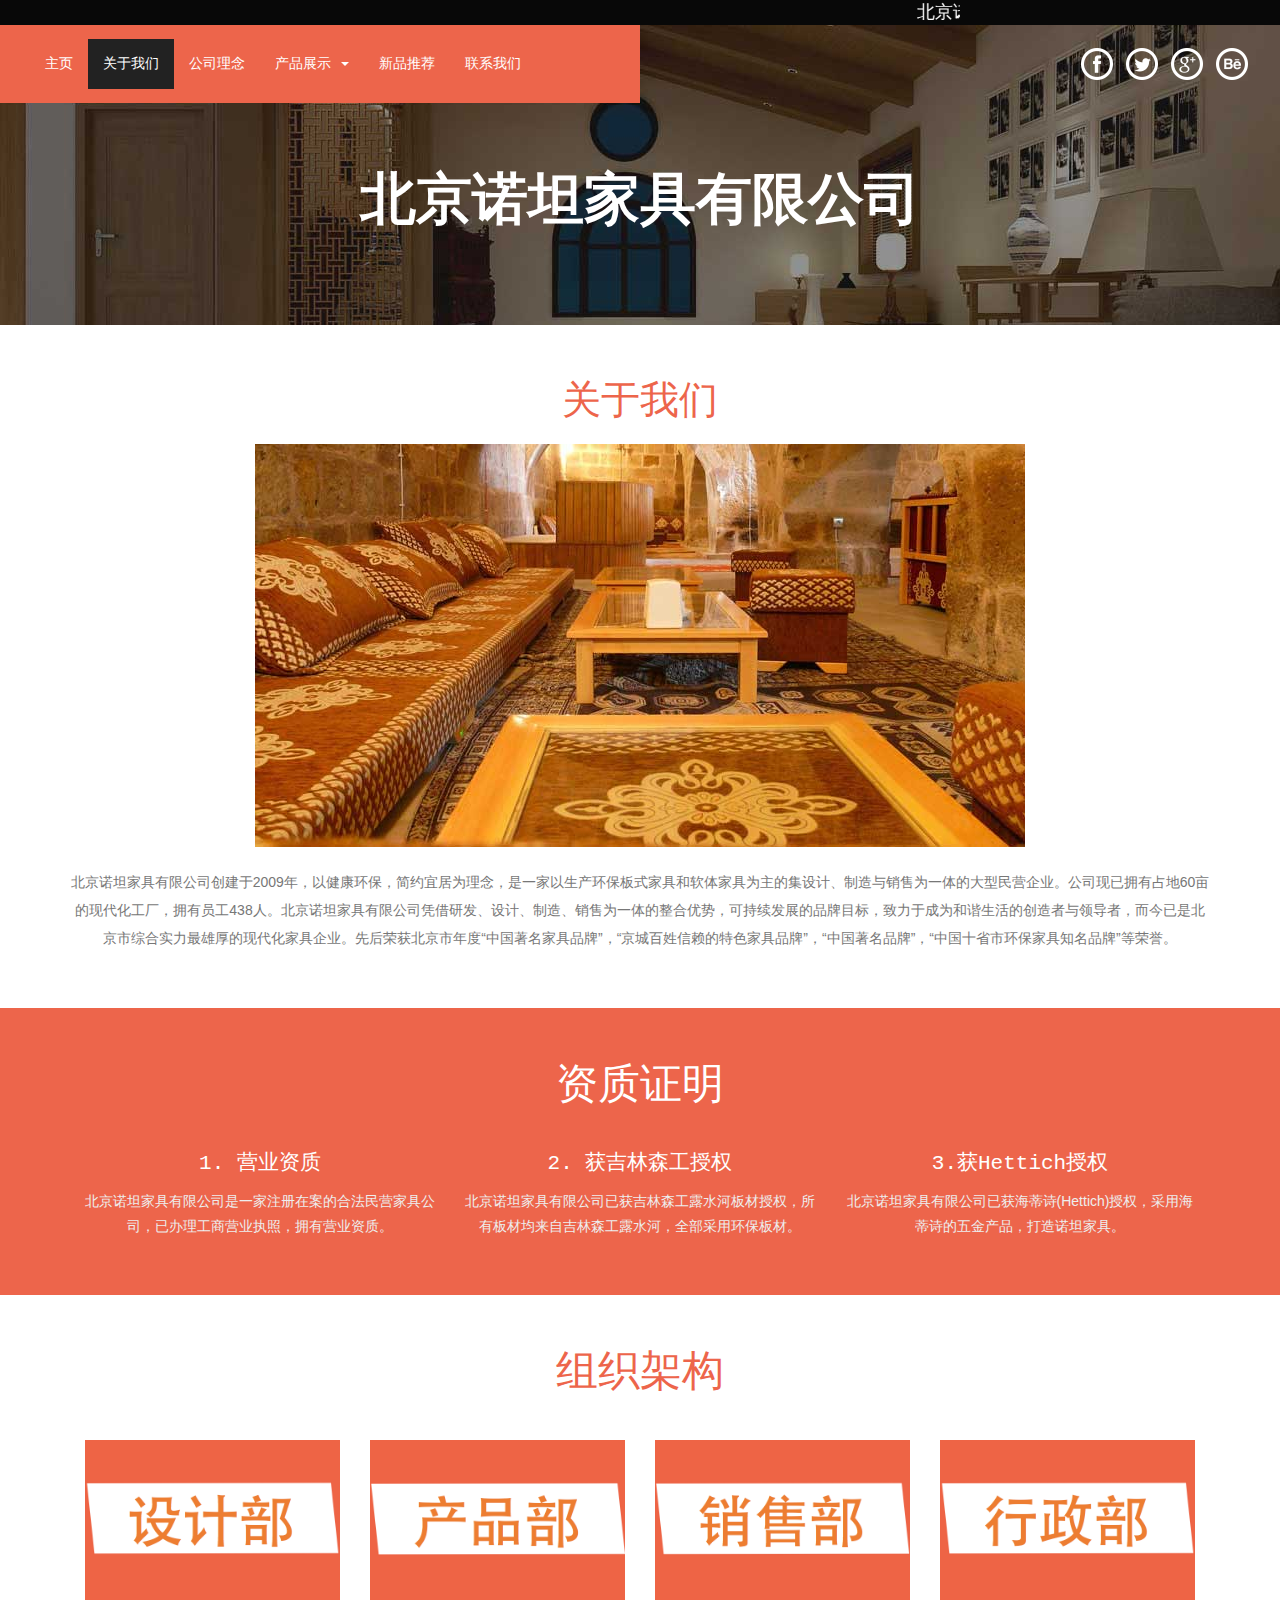
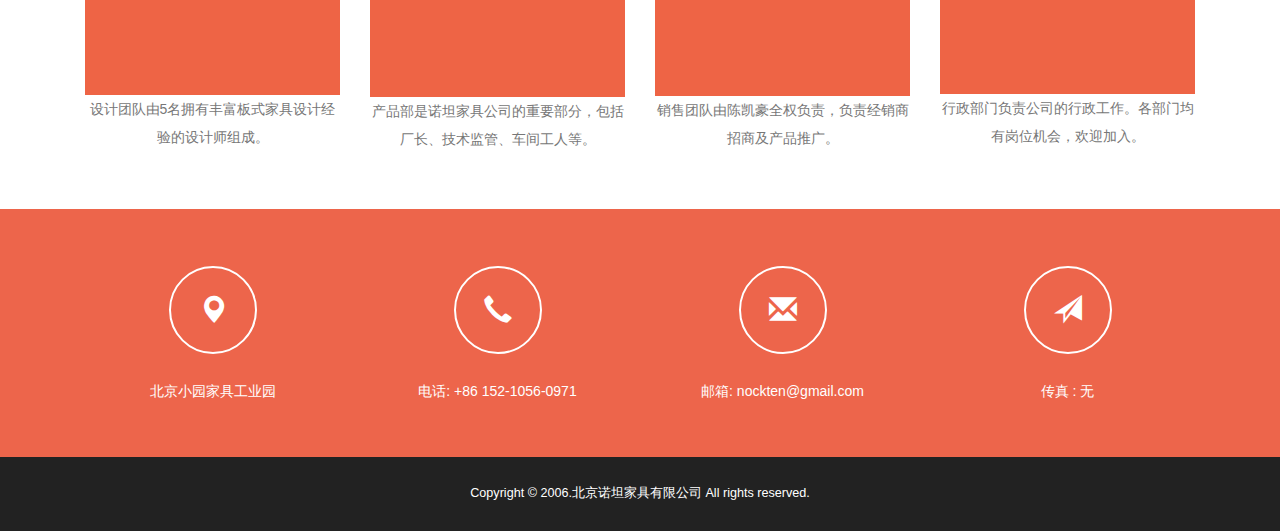
<file: about.html>
<!DOCTYPE HTML>
<html>
<head>
<title>关于我们</title>
<link href="css/bootstrap.css" rel="stylesheet" type="text/css" media="all">
<link href="css/style.css" rel="stylesheet" type="text/css" media="all" />
<meta name="viewport" content="width=device-width, initial-scale=1">
<meta http-equiv="Content-Type" content="text/html; charset=utf-8" />
	<meta name="keywords" content="诺坦家具, 北京诺坦, 板式家具, 定制家具" />
<script type="application/x-javascript"> addEventListener("load", function() { setTimeout(hideURLbar, 0); }, false); function hideURLbar(){ window.scrollTo(0,1); } </script>
<script src="js/jquery-1.11.1.min.js"></script>
<!--startsmothscrolling-->
<script type="text/javascript" src="js/move-top.js"></script>
<script type="text/javascript" src="js/easing.js"></script>
 <script type="text/javascript">
		jQuery(document).ready(function($) {
			$(".scroll").click(function(event){		
				event.preventDefault();
				$('html,body').animate({scrollTop:$(this.hash).offset().top},1200);
			});
		});
	</script>
<!--endsmothscrolling-->
<script>
$(document).ready(function(){
    $(".dropdown").hover(            
        function() {
            $('.dropdown-menu', this).stop( true, true ).slideDown("fast");
            $(this).toggleClass('open');        
        },
        function() {
            $('.dropdown-menu', this).stop( true, true ).slideUp("fast");
            $(this).toggleClass('open');       
        }
    );
});
</script>
</head>
<body>
		<!--header-->
		<div class="scroll" style="background-color: #080808;">
			<marquee direction="left" width="50%" height="20" onmouseout="this.start()" onmouseover="this.stop()" scrollAmount="5" scrollDelay="0.5"
					 style="margin-left: 25%; margin-right: 25%; font-size: 18px; color: white;">
				北京诺坦家具廊坊集美店盛大开业，厂家直营，欢迎参观！
				北京诺坦家具燕郊集美店盛大开业，厂家直营，欢迎参观！
			</marquee>
		</div>
			<div class="header head-top">
				<div class="header-top">
				<nav class="navbar navbar-default">
			  <div class="container-fluid">
				<!-- Brand and toggle get grouped for better mobile display -->
				<div class="navbar-header">
				  <button type="button" class="navbar-toggle collapsed" data-toggle="collapse" data-target="#bs-example-navbar-collapse-1" aria-expanded="false">
					<span class="sr-only">Toggle navigation</span>
					<span class="icon-bar"></span>
					<span class="icon-bar"></span>
					<span class="icon-bar"></span>
				  </button>
					</div>
        <!-- Collect the nav links, forms, and other content for toggling -->
    <div class="collapse navbar-collapse" id="bs-example-navbar-collapse-1">
      <ul class="nav navbar-nav">
        <li><a href="index.html">主页<span class="sr-only">(current)</span></a></li>
        <li class="active"><a href="about.html" >关于我们</a></li>
		<li><a href="concept.html">公司理念</a></li>
		<li class="dropdown">
			<a href="#" class="dropdown-toggle" data-toggle="dropdown">产品展示<span class="caret"></span></a>
			<ul class="dropdown-menu" role="menu">
				<li><a href="gallery.html">品类 1</a></li>
				<li><a href="gallery.html">品类 2</a></li>
				<li><a href="gallery.html">品类 3</a></li>
			</ul>
		</li>
		<li><a href="new.html">新品推荐</a></li>
		<li><a href="contact.html">联系我们</a></li>
        </ul>
    </div><!-- /.navbar-collapse -->
  </div><!-- /.container-fluid -->
</nav>
	<div class="social-icons">
		<a href="#"><i class="icon1"></i></a>
		<a href="#"><i class="icon2"></i></a>
		<a href="#"><i class="icon3"></i></a>
		<a href="#"><i class="icon4"></i></a>
	</div>
	<div class="clearfix"></div>
</div>
			<div class="banner-center banner-top">
				<div class="container">
					<div class="logo">
						<h1><a href="index.html" class="title">北京诺坦家具有限公司</a></h1>
					</div>
				</div>
			</div>
		</div>
		<!--header-->
		<script src="js/bootstrap.js"></script>
		<!--about-->
		<div class="content">
			<div class="about-section">
			<div class="container">
				<h2>关于我们</h2>
				<img src="images/p8.jpg" class="img-responsive" alt="/">
				<p>北京诺坦家具有限公司创建于2009年，以健康环保，简约宜居为理念，是一家以生产环保板式家具和软体家具为主的集设计、制造与销售为一体的大型民营企业。公司现已拥有占地60亩的现代化工厂，拥有员工438人。北京诺坦家具有限公司凭借研发、设计、制造、销售为一体的整合优势，可持续发展的品牌目标，致力于成为和谐生活的创造者与领导者，而今已是北京市综合实力最雄厚的现代化家具企业。先后荣获北京市年度“中国著名家具品牌”，“京城百姓信赖的特色家具品牌”，“中国著名品牌”，“中国十省市环保家具知名品牌”等荣誉。</p>
			</div>
		</div>
		<!--about-->
		<!--why-choose-->
		<div class="why-choose">
					<div class="container">
						<h3>资质证明</h3>
						<div class="choose-grids">
							<div class="col-md-4 choose-grid">
							<h4>1. 营业资质</h4>
						 <p>北京诺坦家具有限公司是一家注册在案的合法民营家具公司，已办理工商营业执照，拥有营业资质。</p>

							</div>
							<div class="col-md-4 choose-grid">
							<h4>2. 获吉林森工授权</h4>
						 <p>北京诺坦家具有限公司已获吉林森工露水河板材授权，所有板材均来自吉林森工露水河，全部采用环保板材。</p>

							</div>
							<div class="col-md-4 choose-grid">
							<h4>3.获Hettich授权 </h4>
						 <p>北京诺坦家具有限公司已获海蒂诗(Hettich)授权，采用海蒂诗的五金产品，打造诺坦家具。</p>

							</div>
							<div class="clearfix"></div>
							</div>
						</div>	
					</div>
			<!--why choose-->
			<div class="ourteam">
					<div class="container">
						<h3>组织架构</h3>
						<div class="team-grids">
						<div class="col-md-3 team-grid">
							<img src="images/t1.png" class="img-responsive" alt="" />
							<p>设计团队由5名拥有丰富板式家具设计经验的设计师组成。</p>
						</div>
						<div class="col-md-3 team-grid">
							<img src="images/t2.png" class="img-responsive" alt="" />
							<p>产品部是诺坦家具公司的重要部分，包括厂长、技术监管、车间工人等。</p>
						</div>
						<div class="col-md-3 team-grid">
							<img src="images/t3.png" class="img-responsive" alt="" />
							<p>销售团队由陈凯豪全权负责，负责经销商招商及产品推广。</p>
						</div>
						<div class="col-md-3 team-grid">
							<img src="images/t4.png" class="img-responsive" alt="" />
							<p>行政部门负责公司的行政工作。各部门均有岗位机会，欢迎加入。</p>
						</div>
					<div class="clearfix"></div>
					</div>
				</div>
			</div>
			<!--new-->
			<!--indicate-->
			<div class="indicate">
				<div class="container">
					<div class="indicate-grids">
						<div class="col-md-3 indicate-grid">
							<span class="glyphicon glyphicon-map-marker" aria-hidden="true"></span>
							<p>北京小园家具工业园</p>
						</div>
						<div class="col-md-3 indicate-grid">
							<span class="glyphicon glyphicon-earphone" aria-hidden="true"></span>
							<p>电话:  +86 152-1056-0971</p>
						</div>
						<div class="col-md-3 indicate-grid">
							<span class="glyphicon glyphicon-envelope" aria-hidden="true"></span>
							<p>邮箱:  nockten@gmail.com</p>
						</div>
						<div class="col-md-3 indicate-grid">
							<span class="glyphicon glyphicon-send" aria-hidden="true"></span>
							<p>传真 :  无</p>
						</div>
						<div class="clearfix"></div>
					</div>
				</div>
			</div>
			<!--indicate-->
			<!--footer-->
			<div class="footer-section">
				<div class="container">
					<div class="footer-top">
						<p>Copyright &copy; 2006.北京诺坦家具有限公司 All rights reserved.</p>
					</div>
					<script type="text/javascript">
						$(document).ready(function() {
							/*
							var defaults = {
					  			containerID: 'toTop', // fading element id
								containerHoverID: 'toTopHover', // fading element hover id
								scrollSpeed: 1200,
								easingType: 'linear' 
					 		};
							*/
							
							$().UItoTop({ easingType: 'easeOutQuart' });
							
						});
					</script>
					<a href="#" id="toTop" style="display: block;"> <span id="toTopHover" style="opacity: 1;"> </span></a>
				</div>
			</div>
</body>
</html>
</file>
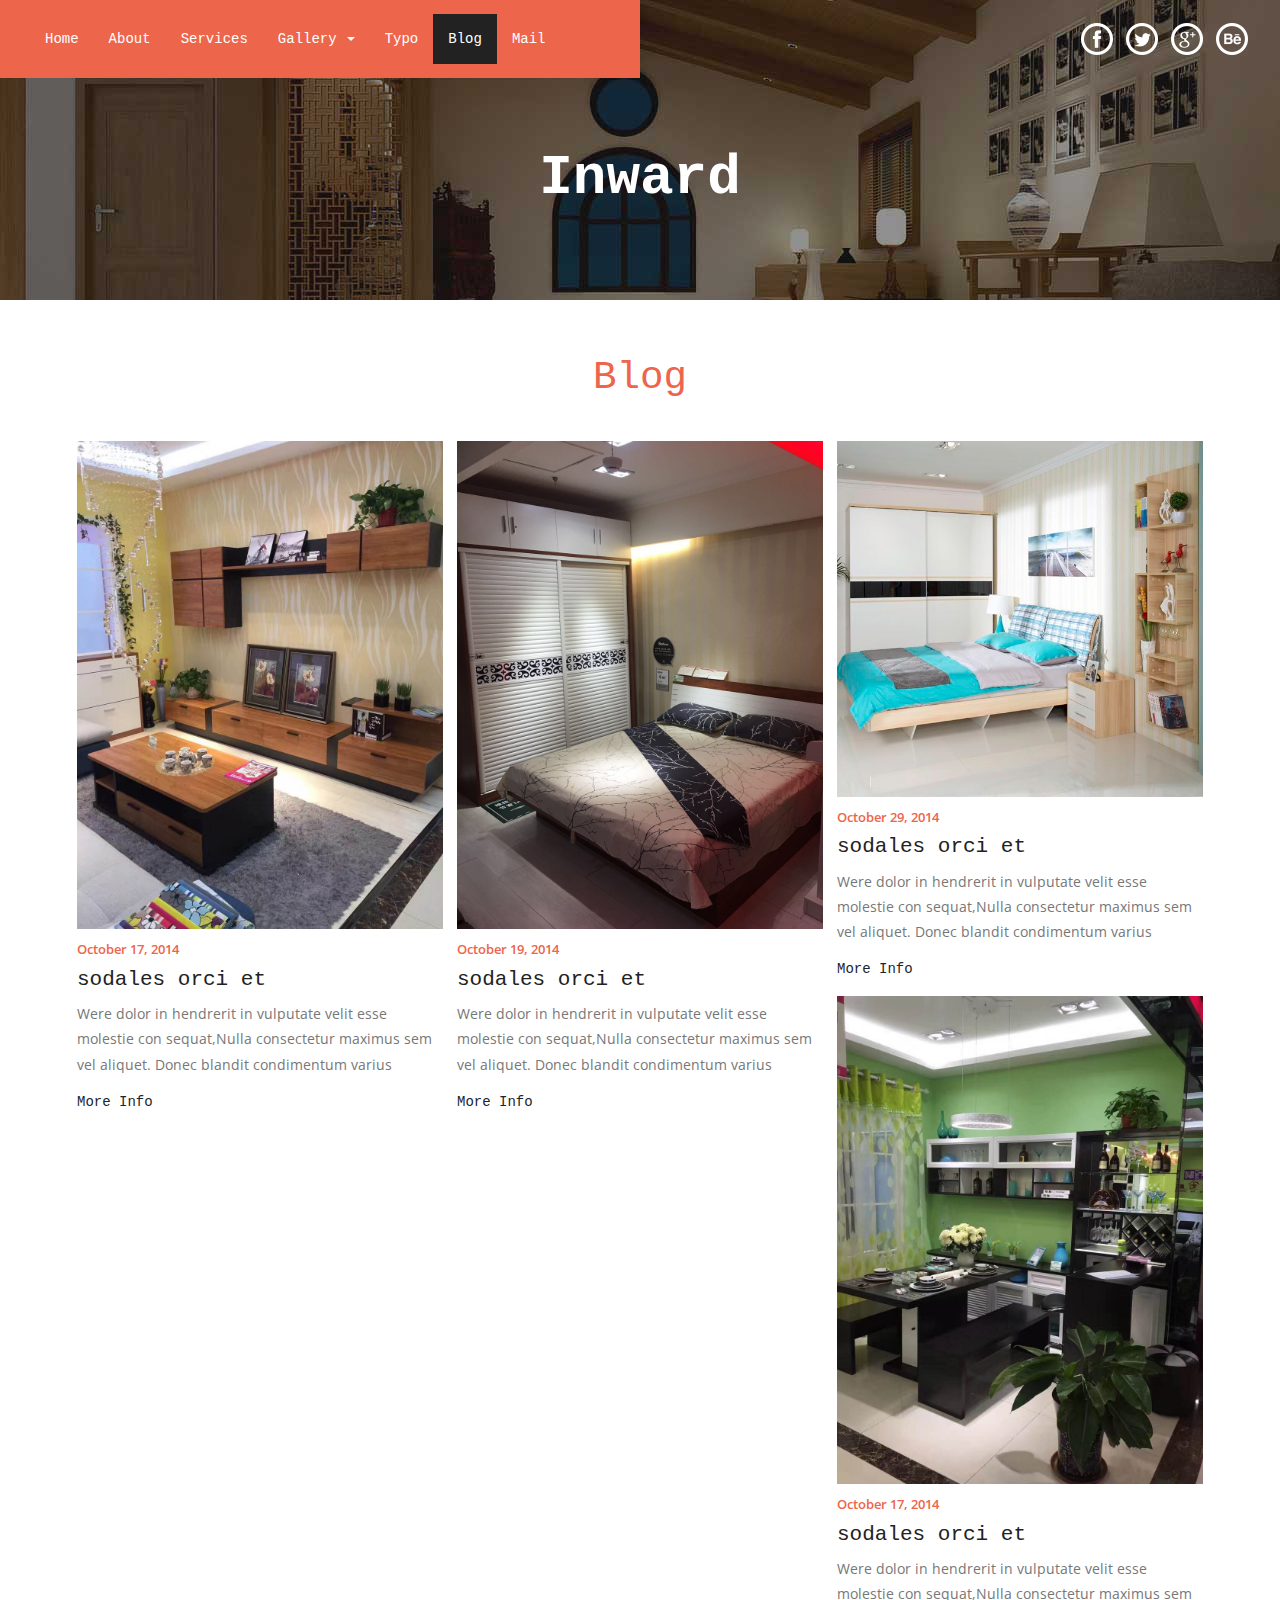
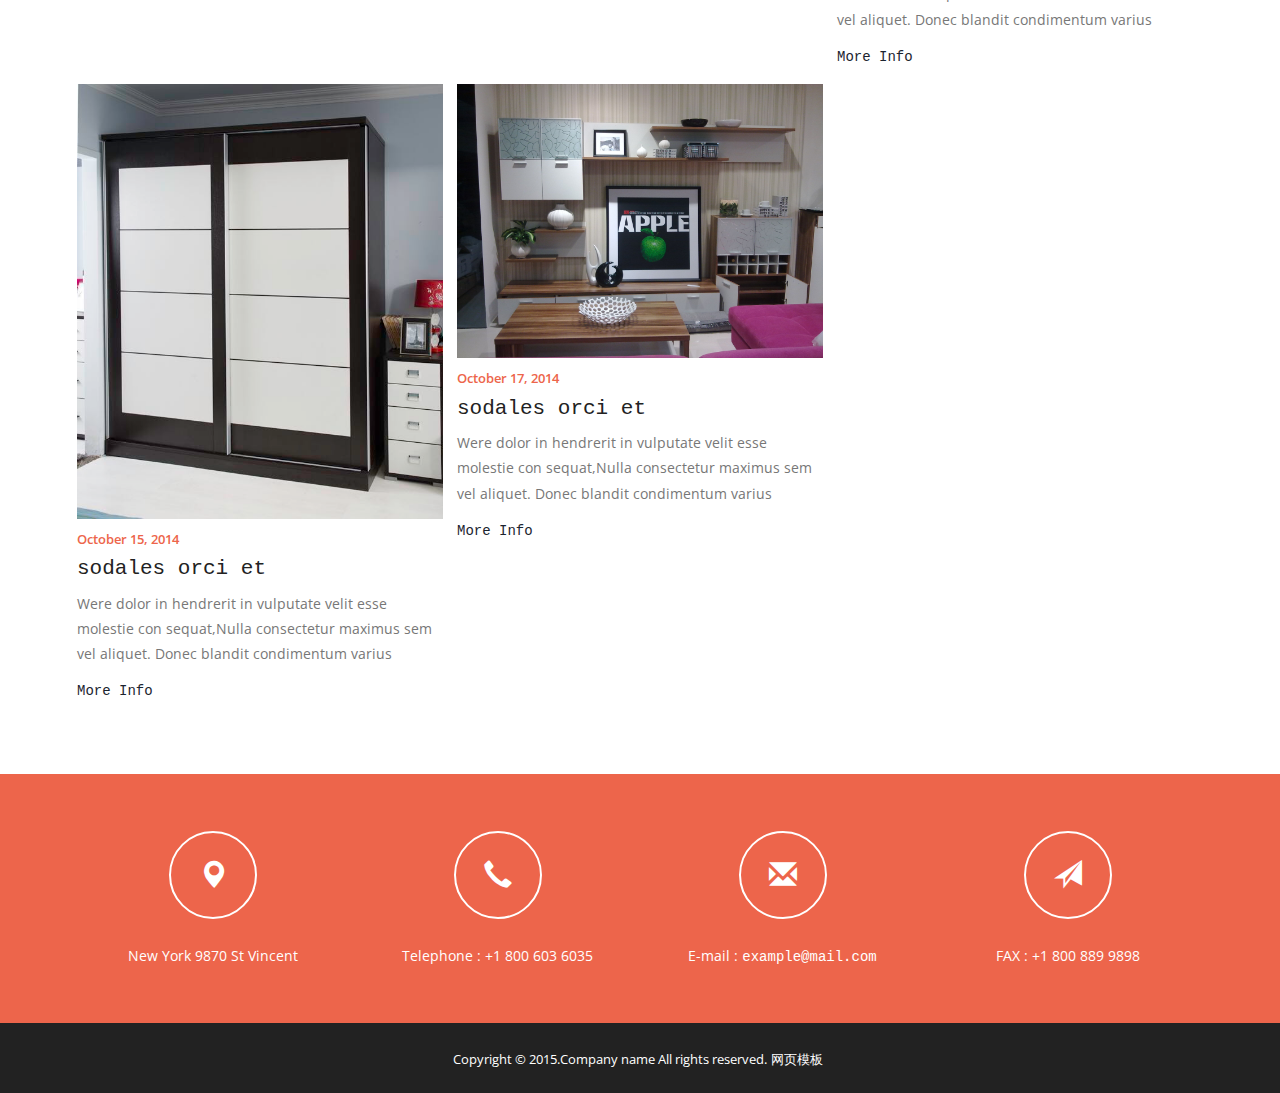
<file: blog.html>
<!DOCTYPE HTML>
<html>
<head>
<title>Blogs</title>
<link href="css/bootstrap.css" rel="stylesheet" type="text/css" media="all">
<link href="css/style.css" rel="stylesheet" type="text/css" media="all" />
<meta name="viewport" content="width=device-width, initial-scale=1">
<meta http-equiv="Content-Type" content="text/html; charset=utf-8" />
<meta name="keywords" content="Inward Responsive web template, Bootstrap Web Templates, Flat Web Templates, Andriod Compatible web template, 
Smartphone Compatible web template, free webdesigns for Nokia, Samsung, LG, SonyErricsson, Motorola web design" />
<script type="application/x-javascript"> addEventListener("load", function() { setTimeout(hideURLbar, 0); }, false); function hideURLbar(){ window.scrollTo(0,1); } </script>
<script src="js/jquery-1.11.1.min.js"></script>
<link href='http://fonts.useso.com/css?family=Open+Sans:400,800italic,800,700italic,700,600italic,600,400italic,300italic,300' rel='stylesheet' type='text/css'>
<!--startsmoth-scrolling-->
<script type="text/javascript" src="js/move-top.js"></script>
<script type="text/javascript" src="js/easing.js"></script>
 <script type="text/javascript">
		jQuery(document).ready(function($) {
			$(".scroll").click(function(event){		
				event.preventDefault();
				$('html,body').animate({scrollTop:$(this.hash).offset().top},1200);
			});
		});
	</script>
<!--Endsmothscrolling-->
<script>
$(document).ready(function(){
    $(".dropdown").hover(            
        function() {
            $('.dropdown-menu', this).stop( true, true ).slideDown("fast");
            $(this).toggleClass('open');        
        },
        function() {
            $('.dropdown-menu', this).stop( true, true ).slideUp("fast");
            $(this).toggleClass('open');       
        }
    );
});
</script>
</head>
<body>
		<!--header-->
			<div class="header head-top">
				<div class="header-top">
				<nav class="navbar navbar-default">
			  <div class="container-fluid">
				<!-- Brand and toggle get grouped for better mobile display -->
				<div class="navbar-header">
				  <button type="button" class="navbar-toggle collapsed" data-toggle="collapse" data-target="#bs-example-navbar-collapse-1" aria-expanded="false">
					<span class="sr-only">Toggle navigation</span>
					<span class="icon-bar"></span>
					<span class="icon-bar"></span>
					<span class="icon-bar"></span>
				  </button>
					</div>
        <!-- Collect the nav links, forms, and other content for toggling -->
    <div class="collapse navbar-collapse" id="bs-example-navbar-collapse-1">
      <ul class="nav navbar-nav">
        <li><a href="index.html">Home<span class="sr-only">(current)</span></a></li>
        <li><a href="about.html" >About</a></li>
		<li><a href="services.html">Services</a></li>
		<li class="dropdown">
			<a href="#" class="dropdown-toggle" data-toggle="dropdown">Gallery<span class="caret"></span></a>
			<ul class="dropdown-menu" role="menu">
				<li><a href="gallery.html">Gallery 1</a></li>
				<li><a href="gallery.html">Gallery 2</a></li>
				<li><a href="gallery.html">Gallery 3</a></li>  
			</ul>
		</li>
		<li><a href="typo.html">Typo</a></li>
		<li class="active"><a href="blog.html">Blog</a></li>
		<li><a href="mail.html">Mail</a></li>
        </ul>
    </div><!-- /.navbar-collapse-->
  </div><!-- /.container-fluid-->
</nav>
	<div class="social-icons">
		<a href="#"><i class="icon1"></i></a>
		<a href="#"><i class="icon2"></i></a>
		<a href="#"><i class="icon3"></i></a>
		<a href="#"><i class="icon4"></i></a>
	</div>
	<div class="clearfix"></div>
</div>
			<div class="banner-center banner-top">
				<div class="container">
					<div class="logo">
						<h1><a href="index.html">Inward</a></h1>
					</div>
				</div>
			</div>
		</div>
		<!--header-->
		<script src="js/bootstrap.js"></script>
		<!--blog-->
		<div class="content">
			<div class="blog-section">
				<div class="container">
					<h2>blog</h2>
						<div class="blog-grids">
							<div class="col-md-4 blog-grid">
								<a href="single.html" class="mask">
					     		<img src="images/e1.jpg" class="img-responsive zoom-img" alt=""></a>
								<h5>october 17, 2014</h5>
								 <h4><a href="single.html">sodales orci et</a></h4>
								<p>Were dolor in hendrerit in vulputate velit esse molestie con sequat,Nulla consectetur maximus sem vel aliquet. Donec blandit condimentum varius</p>
								<a href="single.html" class="button"> more info</a>
							</div>
						<div class="col-md-4 blog-grid">
								<a href="single.html" class="mask">
				    			 <img src="images/e2.jpg" class="img-responsive zoom-img" alt="">
								</a>						
								<h5>october 19, 2014</h5>
								 <h4><a href="single.html">sodales orci et</a></h4>
								<p>Were dolor in hendrerit in vulputate velit esse molestie con sequat,Nulla consectetur maximus sem vel aliquet. Donec blandit condimentum varius</p>
								<a href="single.html" class="button"> more info</a>
						</div>
						<div class="col-md-4 blog-grid">
								<a href="single.html" class="mask">
								<img src="images/e3.jpg" class="img-responsive zoom-img" alt=""></a>						
								<h5>october 29, 2014</h5>
								 <h4><a href="single.html">sodales orci et</a></h4>
								<p>Were dolor in hendrerit in vulputate velit esse molestie con sequat,Nulla consectetur maximus sem vel aliquet. Donec blandit condimentum varius</p>
								<a href="single.html" class="button"> more info</a>
						</div>
						<div class="col-md-4 blog-grid">
								<a href="single.html" class="mask">
								<img src="images/e4.jpg" class="img-responsive zoom-img" alt=""></a>						
								<h5>october 17, 2014</h5>
								 <h4><a href="single.html">sodales orci et</a></h4>
								<p>Were dolor in hendrerit in vulputate velit esse molestie con sequat,Nulla consectetur maximus sem vel aliquet. Donec blandit condimentum varius</p>
								<a href="single.html" class="button"> more info</a>
						</div>
						<div class="col-md-4 blog-grid">
								<a href="single.html" class="mask">
								<img src="images/e5.jpg" class="img-responsive zoom-img" alt=""></a>						
								<h5>october 15, 2014</h5>
								  <h4><a href="single.html">sodales orci et</a></h4>
								<p>Were dolor in hendrerit in vulputate velit esse molestie con sequat,Nulla consectetur maximus sem vel aliquet. Donec blandit condimentum varius</p>
								<a href="single.html" class="button"> more info</a>
						</div>
						<div class="col-md-4 blog-grid">
								<a href="single.html" class="mask">
								<img src="images/e6.jpg" class="img-responsive zoom-img" alt=""></a>						
								<h5>october 17, 2014</h5>
								 <h4><a href="single.html">sodales orci et</a></h4>
								<p>Were dolor in hendrerit in vulputate velit esse molestie con sequat,Nulla consectetur maximus sem vel aliquet. Donec blandit condimentum varius</p>
								<a href="single.html" class="button"> more info</a>
						</div>
						<div class="clearfix"></div>
					</div>
				</div>
			</div>
		<!--blog-->
				<!--indicate-->
				<div class="indicate">
					<div class="container">
						<div class="indicate-grids">
							<div class="col-md-3 indicate-grid">
								<span class="glyphicon glyphicon-map-marker" aria-hidden="true"></span>
								<p>New York 9870 St Vincent</p>
							</div>
							<div class="col-md-3 indicate-grid">
								<span class="glyphicon glyphicon-earphone" aria-hidden="true"></span>
								<p>Telephone :  +1 800 603 6035</p>
							</div>
							<div class="col-md-3 indicate-grid">
								<span class="glyphicon glyphicon-envelope" aria-hidden="true"></span>
								<p>E-mail : <a href="mailto:example@mail.com"> example@mail.com</a></p>
							</div>
							<div class="col-md-3 indicate-grid">
								<span class="glyphicon glyphicon-send" aria-hidden="true"></span>
								<p>FAX :  +1 800 889 9898</p>
							</div>
							<div class="clearfix"></div>
						</div>
					</div>
				</div>
			<!--indicate-->
			</div>
			<!--footer-->
		<div class="footer-section">
						<div class="container">
							<div class="footer-top">
						<p>Copyright &copy; 2015.Company name All rights reserved.<a target="_blank" href="http://sc.chinaz.com/moban/">&#x7F51;&#x9875;&#x6A21;&#x677F;</a></p>
									</div>
							<script type="text/javascript">
						$(document).ready(function() {
							/*
							var defaults = {
					  			containerID: 'toTop', // fading element id
								containerHoverID: 'toTopHover', // fading element hover id
								scrollSpeed: 1200,
								easingType: 'linear' 
					 		};
							*/
							
							$().UItoTop({ easingType: 'easeOutQuart' });
							
						});
					</script>
				<a href="#" id="toTop" style="display: block;"> <span id="toTopHover" style="opacity: 1;"> </span></a>
				</div>
			</div>
</body>
</html>
</file>
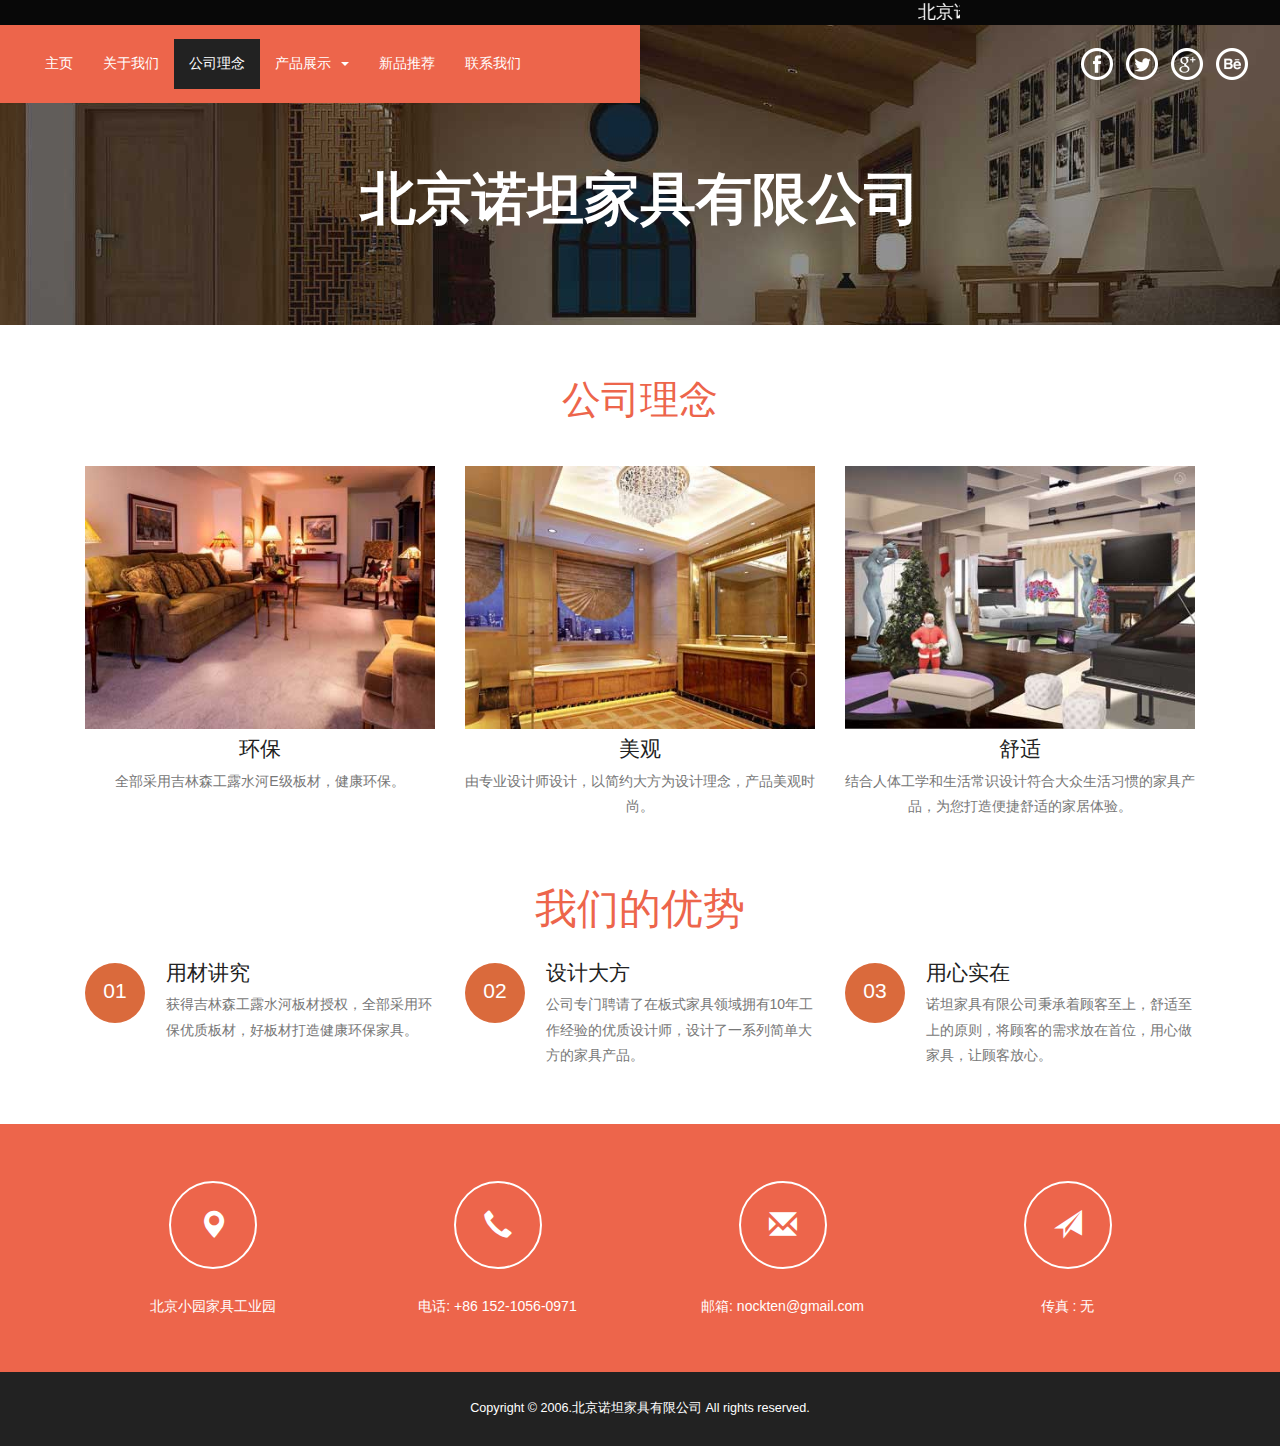
<file: concept.html>
<!DOCTYPE HTML>
<html>
<head>
<title>公司理念</title>
<link href="css/bootstrap.css" rel="stylesheet" type="text/css" media="all">
<link href="css/style.css" rel="stylesheet" type="text/css" media="all" />
<meta name="viewport" content="width=device-width, initial-scale=1">
<meta http-equiv="Content-Type" content="text/html; charset=utf-8" />
	<meta name="keywords" content="诺坦家具, 北京诺坦, 板式家具, 定制家具" />
<script type="application/x-javascript"> addEventListener("load", function() { setTimeout(hideURLbar, 0); }, false); function hideURLbar(){ window.scrollTo(0,1); } </script>
<script src="js/jquery-1.11.1.min.js"></script>
<!--startsmothscrolling-->
<script type="text/javascript" src="js/move-top.js"></script>
<script type="text/javascript" src="js/easing.js"></script>
 <script type="text/javascript">
		jQuery(document).ready(function($) {
			$(".scroll").click(function(event){		
				event.preventDefault();
				$('html,body').animate({scrollTop:$(this.hash).offset().top},1200);
			});
		});
	</script>
<!--endsmothscrolling-->
<script>
$(document).ready(function(){
    $(".dropdown").hover(            
        function() {
            $('.dropdown-menu', this).stop( true, true ).slideDown("fast");
            $(this).toggleClass('open');        
        },
        function() {
            $('.dropdown-menu', this).stop( true, true ).slideUp("fast");
            $(this).toggleClass('open');       
        }
    );
});
</script>
</head>
<body>
		<!--header-->
		<div class="scroll" style="background-color: #080808;">
			<marquee direction="left" width="50%" height="20" onmouseout="this.start()" onmouseover="this.stop()" scrollAmount="5" scrollDelay="0.5"
					 style="margin-left: 25%; margin-right: 25%; font-size: 18px; color: white;">
				北京诺坦家具廊坊集美店盛大开业，厂家直营，欢迎参观！
				北京诺坦家具燕郊集美店盛大开业，厂家直营，欢迎参观！
			</marquee>
		</div>
			<div class="header head-top">
				<div class="header-top">
				<nav class="navbar navbar-default">
			  <div class="container-fluid">
				<!--Brand and toggle get grouped for better mobile display-->
				<div class="navbar-header">
				  <button type="button" class="navbar-toggle collapsed" data-toggle="collapse" data-target="#bs-example-navbar-collapse-1" aria-expanded="false">
					<span class="sr-only">Toggle navigation</span>
					<span class="icon-bar"></span>
					<span class="icon-bar"></span>
					<span class="icon-bar"></span>
				  </button>
					</div>
        <!--Collect the nav links, forms, and other content for toggling-->
    <div class="collapse navbar-collapse" id="bs-example-navbar-collapse-1">
      <ul class="nav navbar-nav">
        <li><a href="index.html">主页<span class="sr-only">(current)</span></a></li>
        <li><a href="about.html" >关于我们</a></li>
		<li class="active"><a href="concept.html">公司理念</a></li>
		<li class="dropdown">
			<a href="#" class="dropdown-toggle" data-toggle="dropdown">产品展示<span class="caret"></span></a>
			<ul class="dropdown-menu" role="menu">
				<li><a href="gallery.html">品类 1</a></li>
				<li><a href="gallery.html">品类 2</a></li>
				<li><a href="gallery.html">品类 3</a></li>
			</ul>
		</li>
		<li><a href="new.html">新品推荐</a></li>
		<li><a href="contact.html">联系我们</a></li>
        </ul>
    </div><!-- /.navbar-collapse-->
  </div><!-- /.container-fluid-->
</nav>
	<div class="social-icons">
		<a href="#"><i class="icon1"></i></a>
		<a href="#"><i class="icon2"></i></a>
		<a href="#"><i class="icon3"></i></a>
		<a href="#"><i class="icon4"></i></a>
	</div>
	<div class="clearfix"></div>
</div>
			<div class="banner-center banner-top">
				<div class="container">
					<div class="logo">
						<h1><a href="index.html">北京诺坦家具有限公司</a></h1>
					</div>
				</div>
			</div>
		</div>
		<!--header-->
		<script src="js/bootstrap.js"></script>
		<!--services-->
		<div class="content">
			<!--services-->
			<div class="services">
					<div class="container">
						<h2>公司理念</h2>
						<div class="services-grids">
						<div class="col-md-4 services-grid">
							<a class="mask">
					<img src="images/s1.jpg" class="img-responsive zoom-img" alt="/"></a>
							<h4>环保</h4>
							<p>全部采用吉林森工露水河E级板材，健康环保。</p>
						</div>
						<div class="col-md-4 services-grid">
							<a class="mask">
					<img src="images/s2.jpg" class="img-responsive zoom-img" alt="/"></a>
							<h4>美观</h4>
							<p>由专业设计师设计，以简约大方为设计理念，产品美观时尚。</p>
						</div>
						<div class="col-md-4 services-grid">
							<a class="mask">
					<img src="images/s3.jpg" class="img-responsive zoom-img" alt="/"></a>
							<h4>舒适</h4>
							<p>结合人体工学和生活常识设计符合大众生活习惯的家具产品，为您打造便捷舒适的家居体验。</p>
						</div>					
						<div class="clearfix"></div>
					</div>
				</div>
			</div>
			<!--services-->
			<!--advantage-->
			<div class="advantages">
					<div class="container">
						<h3>我们的优势</h3>
						<div class="advantages-grids">
							<div class="col-md-4 advantage-grid">
								<div class="advantage">
									<div class="left-grid">
										<p>01</p>
									</div>
								<div class="right-grid">
									<h4>用材讲究</h4>
									<p>获得吉林森工露水河板材授权，全部采用环保优质板材，好板材打造健康环保家具。</p>
								</div>
							<div class="clearfix"></div>
							</div>
							</div>	
								<div class="col-md-4 advantage-grid">
									<div class="advantage">
									<div class="left-grid">
										<p>02</p>
									</div>
								<div class="right-grid">
									<h4>设计大方</h4>
									<p>公司专门聘请了在板式家具领域拥有10年工作经验的优质设计师，设计了一系列简单大方的家具产品。</p>
								</div>
							<div class="clearfix"></div>
							</div>
								</div>	
								<div class="col-md-4 advantage-grid">
									<div class="advantage">
									<div class="left-grid">
										<p>03</p>
									</div>
								<div class="right-grid">
									<h4>用心实在</h4>
									<p>诺坦家具有限公司秉承着顾客至上，舒适至上的原则，将顾客的需求放在首位，用心做家具，让顾客放心。</p>
								</div>
							<div class="clearfix"></div>
							</div>
								</div>
								<div class="clearfix"></div>	
							</div>
						</div>
					</div>
				<!--advantage-->
			<!--new-->
			<!--indicate-->
			<div class="indicate">
				<div class="container">
					<div class="indicate-grids">
						<div class="col-md-3 indicate-grid">
							<span class="glyphicon glyphicon-map-marker" aria-hidden="true"></span>
							<p>北京小园家具工业园</p>
						</div>
						<div class="col-md-3 indicate-grid">
							<span class="glyphicon glyphicon-earphone" aria-hidden="true"></span>
							<p>电话:  +86 152-1056-0971</p>
						</div>
						<div class="col-md-3 indicate-grid">
							<span class="glyphicon glyphicon-envelope" aria-hidden="true"></span>
							<p>邮箱:  nockten@gmail.com</p>
						</div>
						<div class="col-md-3 indicate-grid">
							<span class="glyphicon glyphicon-send" aria-hidden="true"></span>
							<p>传真 :  无</p>
						</div>
						<div class="clearfix"></div>
					</div>
				</div>
			</div>
			<!--indicate-->
			<!--footer-->
			<div class="footer-section">
				<div class="container">
					<div class="footer-top">
						<p>Copyright &copy; 2006.北京诺坦家具有限公司 All rights reserved.</p>
					</div>
					<script type="text/javascript">
						$(document).ready(function() {
							/*
							var defaults = {
					  			containerID: 'toTop', // fading element id
								containerHoverID: 'toTopHover', // fading element hover id
								scrollSpeed: 1200,
								easingType: 'linear' 
					 		};
							*/
							
							$().UItoTop({ easingType: 'easeOutQuart' });
							
						});
					</script>
					<a href="#" id="toTop" style="display: block;"> <span id="toTopHover" style="opacity: 1;"> </span></a>
				</div>
			</div>
</body>
</html>
</file>
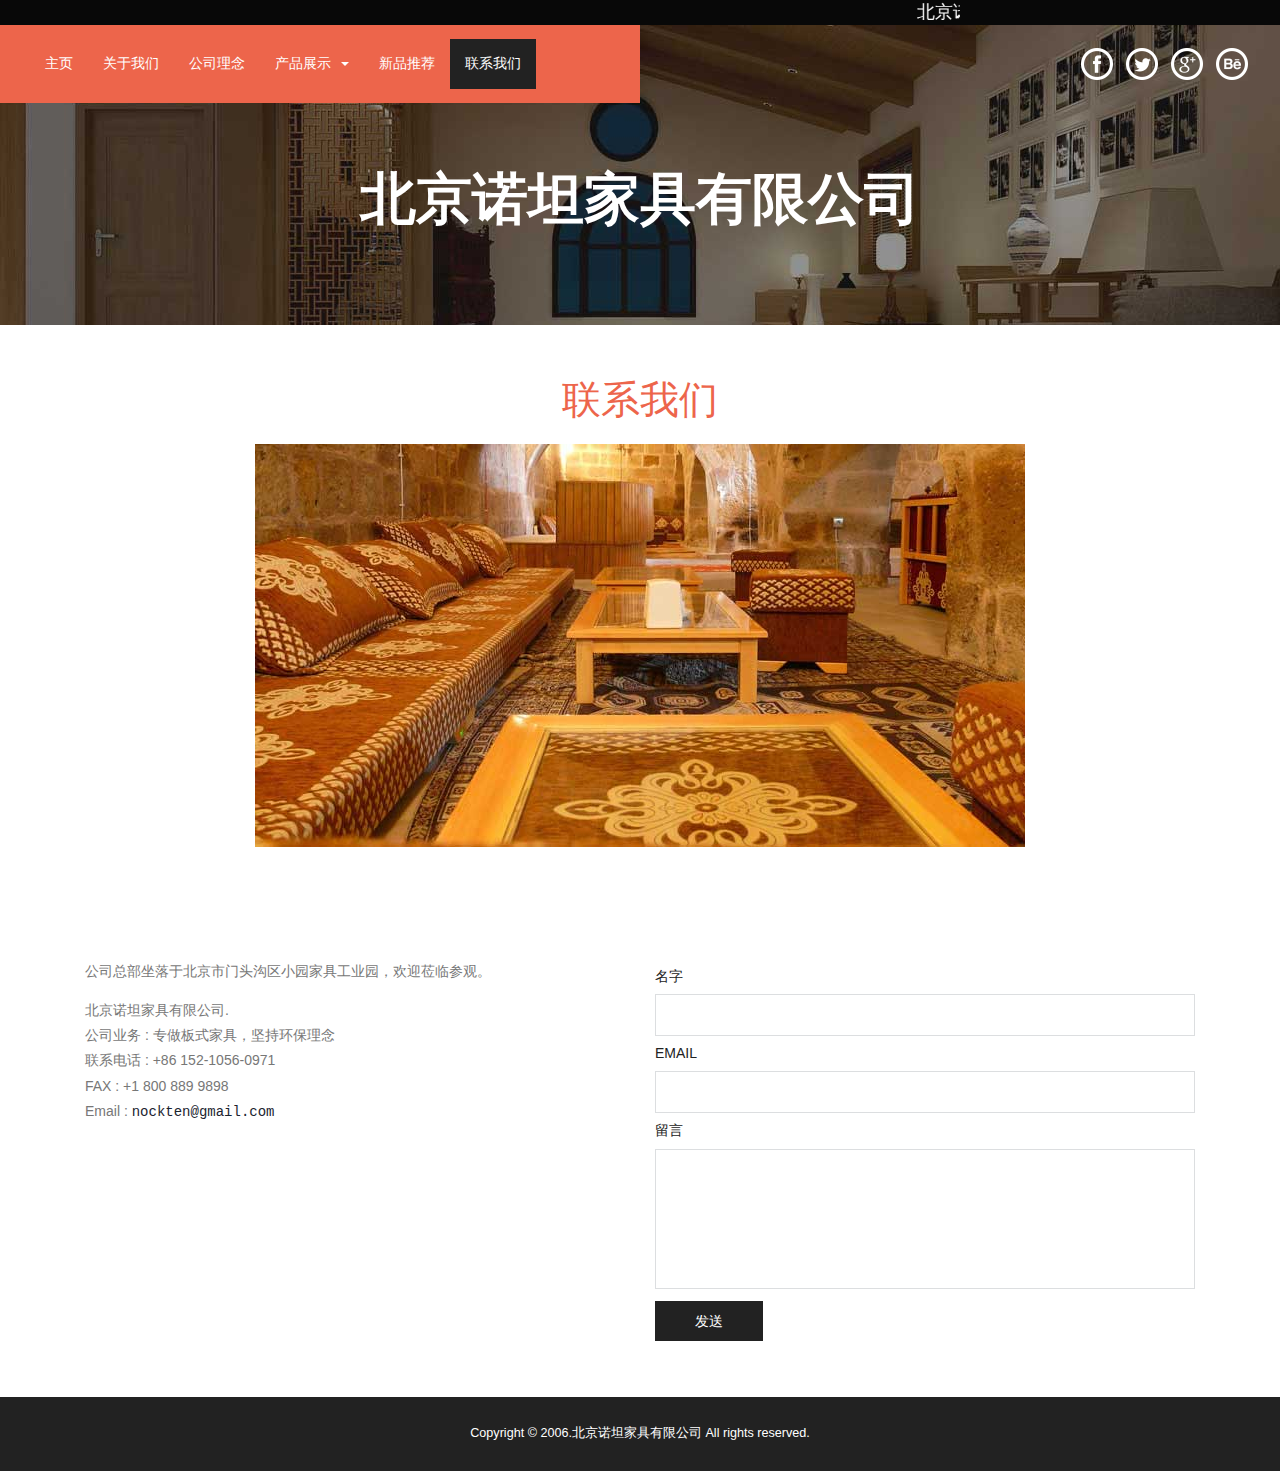
<file: contact.html>
<!DOCTYPE HTML>
<html>
<head>
<title>联系我们</title>
<link href="css/bootstrap.css" rel="stylesheet" type="text/css" media="all">
<link href="css/style.css" rel="stylesheet" type="text/css" media="all" />
<meta name="viewport" content="width=device-width, initial-scale=1">
<meta http-equiv="Content-Type" content="text/html; charset=utf-8" />
	<meta name="keywords" content="诺坦家具, 北京诺坦, 板式家具, 定制家具" />
<script type="application/x-javascript"> addEventListener("load", function() { setTimeout(hideURLbar, 0); }, false); function hideURLbar(){ window.scrollTo(0,1); } </script>
<script src="js/jquery-1.11.1.min.js"></script>
<!--startsmothscrolling-->
<script type="text/javascript" src="js/move-top.js"></script>
<script type="text/javascript" src="js/easing.js"></script>
 <script type="text/javascript">
		jQuery(document).ready(function($) {
			$(".scroll").click(function(event){		
				event.preventDefault();
				$('html,body').animate({scrollTop:$(this.hash).offset().top},1200);
			});
		});
	</script>
<!---Endsmothscrolling-->
<script>
$(document).ready(function(){
    $(".dropdown").hover(            
        function() {
            $('.dropdown-menu', this).stop( true, true ).slideDown("fast");
            $(this).toggleClass('open');        
        },
        function() {
            $('.dropdown-menu', this).stop( true, true ).slideUp("fast");
            $(this).toggleClass('open');       
        }
    );
});
</script>
</head>
<body>
		<!--header-->
		<div class="scroll" style="background-color: #080808;">
			<marquee direction="left" width="50%" height="20" onmouseout="this.start()" onmouseover="this.stop()" scrollAmount="5" scrollDelay="0.5"
					 style="margin-left: 25%; margin-right: 25%; font-size: 18px; color: white;">
				北京诺坦家具廊坊集美店盛大开业，厂家直营，欢迎参观！
				北京诺坦家具燕郊集美店盛大开业，厂家直营，欢迎参观！
			</marquee>
		</div>
			<div class="header head-top">
				<div class="header-top">
				<nav class="navbar navbar-default">
			  <div class="container-fluid">
				<!-- Brand and toggle get grouped for better mobile display -->
				<div class="navbar-header">
				  <button type="button" class="navbar-toggle collapsed" data-toggle="collapse" data-target="#bs-example-navbar-collapse-1" aria-expanded="false">
					<span class="sr-only">Toggle navigation</span>
					<span class="icon-bar"></span>
					<span class="icon-bar"></span>
					<span class="icon-bar"></span>
				  </button>
					</div>
        <!-- Collect the nav links, forms, and other content for toggling -->
    <div class="collapse navbar-collapse" id="bs-example-navbar-collapse-1">
      <ul class="nav navbar-nav">
        <li><a href="index.html">主页<span class="sr-only">(current)</span></a></li>
        <li><a href="about.html" >关于我们</a></li>
		<li><a href="concept.html">公司理念</a></li>
		<li class="dropdown">
			<a href="#" class="dropdown-toggle" data-toggle="dropdown">产品展示<span class="caret"></span></a>
			<ul class="dropdown-menu" role="menu">
				<li><a href="gallery.html">品类 1</a></li>
				<li><a href="gallery.html">品类 2</a></li>
				<li><a href="gallery.html">品类 3</a></li>
			</ul>
		</li>
		<li><a href="new.html">新品推荐</a></li>
		<li class="active"><a href="contact.html">联系我们</a></li>
        </ul>
    </div><!-- /.navbar-collapse -->
  </div><!-- /.container-fluid -->
</nav>
	<div class="social-icons">
		<a href="#"><i class="icon1"></i></a>
		<a href="#"><i class="icon2"></i></a>
		<a href="#"><i class="icon3"></i></a>
		<a href="#"><i class="icon4"></i></a>
	</div>
	<div class="clearfix"></div>
</div>
			<div class="banner-center banner-top">
				<div class="container">
					<div class="logo">
						<h1><a href="index.html">北京诺坦家具有限公司</a></h1>
					</div>
				</div>
			</div>
		</div>
		<!--header-->
		<script src="js/bootstrap.js"></script>
		<!--contact-->
			<div class="content">
				<div class="about-section">
				<div class="container">
					<h2>联系我们</h2>
					<img src="images/p8.jpg" class="img-responsive" alt="/">
				</div>
				</div>
				<div class="mail">
				<div class="container">
				<div class="mail-grids">
					<div class="col-md-6 mail-left">
						<p>公司总部坐落于北京市门头沟区小园家具工业园，欢迎莅临参观。</p>
							<address>
								<p>北京诺坦家具有限公司.</p>
								<p>公司业务 : 专做板式家具，坚持环保理念</p>
								<p>联系电话 : +86 152-1056-0971</p>
								<p>FAX : +1 800 889 9898</p>
								<p>Email : <a href="mailto:example@mail.com">nockten@gmail.com</a></p>
							</address>
					</div>
						<div class="col-md-6 mail-right">
							<form>
								<h5>名字</h5>
								<input type="text">
								<h5>Email</h5>
								<input type="text">
								<h5>留言</h5>
								 <textarea></textarea>
								 <input type="submit" value="发送">
						 	 </form>
						</div>
						<div class="clearfix"></div>
					</div>
				</div>
			</div>
		</div>
			<!--footer-->
		<div class="footer-section">
						<div class="container">
							<div class="footer-top">
								<p>Copyright &copy; 2006.北京诺坦家具有限公司 All rights reserved.</p>
									</div>
							<script type="text/javascript">
						$(document).ready(function() {
							/*
							var defaults = {
					  			containerID: 'toTop', // fading element id
								containerHoverID: 'toTopHover', // fading element hover id
								scrollSpeed: 1200,
								easingType: 'linear' 
					 		};
							*/
							
							$().UItoTop({ easingType: 'easeOutQuart' });
							
						});
					</script>
				<a href="#" id="toTop" style="display: block;"> <span id="toTopHover" style="opacity: 1;"> </span></a>
				</div>
			</div>
</body>
</html>
</file>
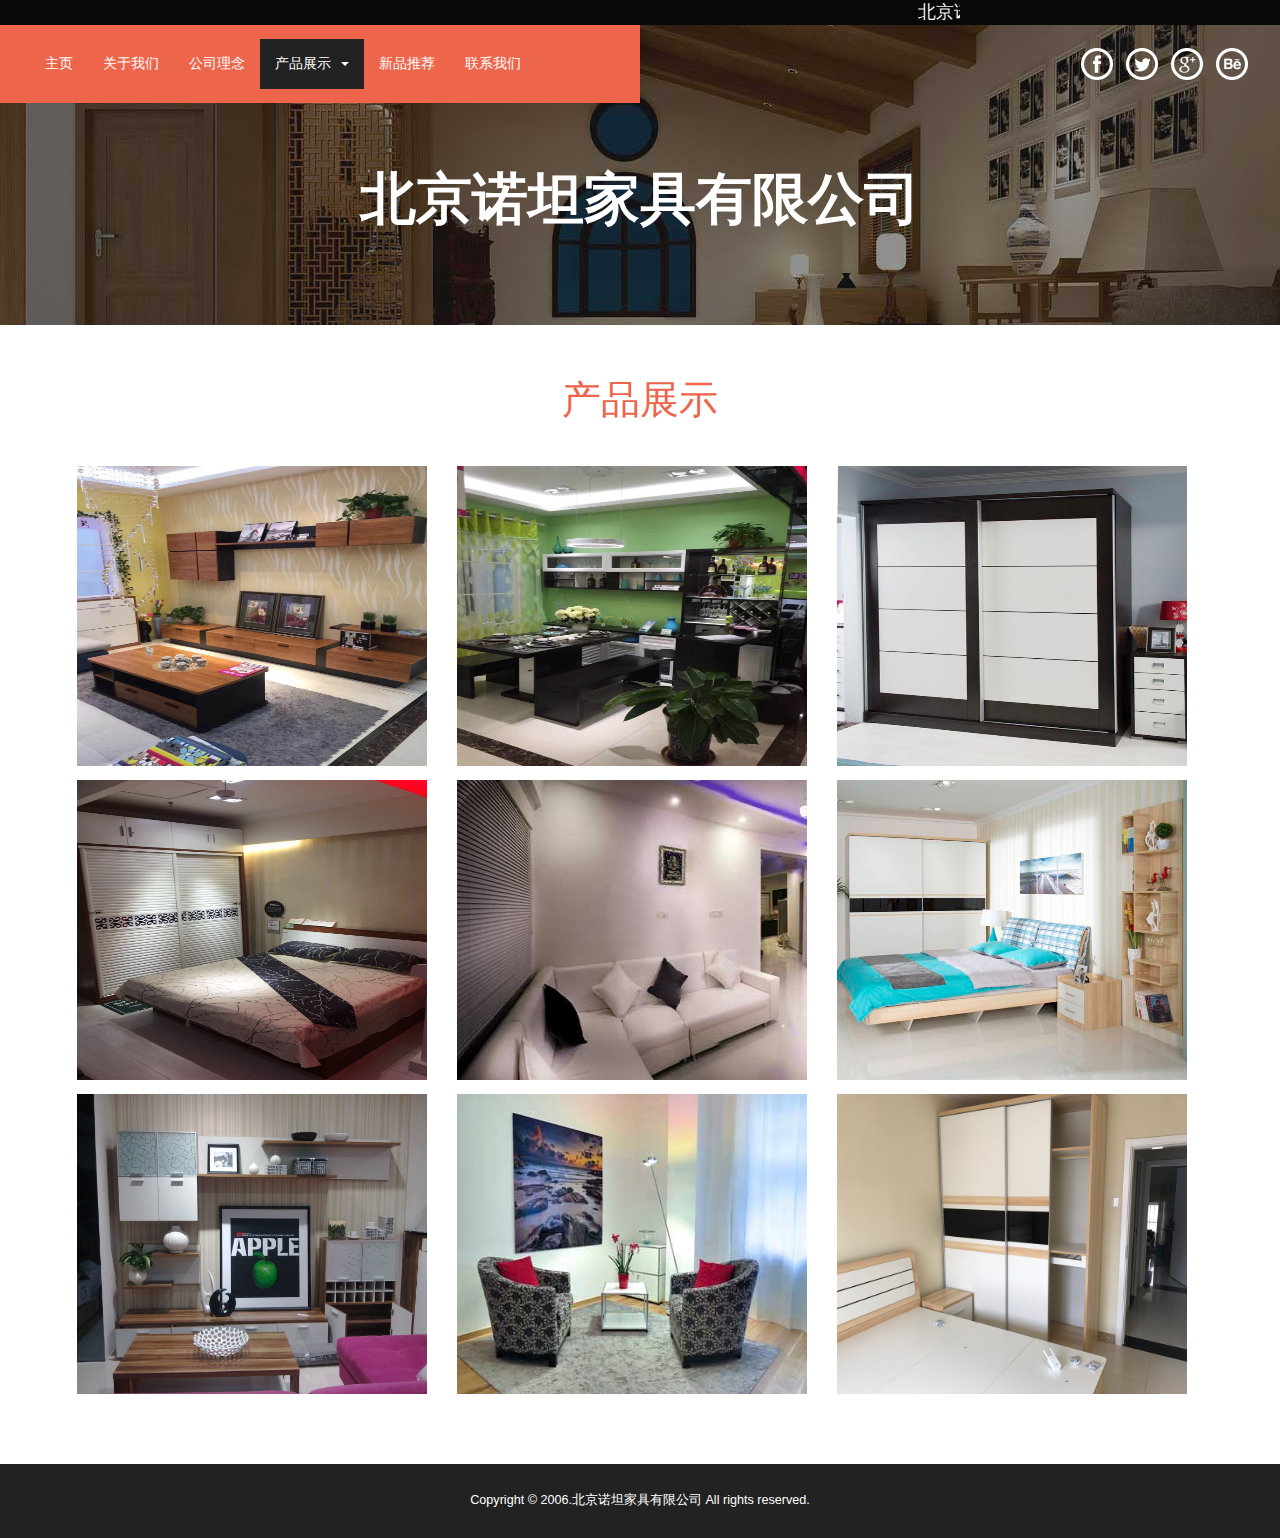
<file: gallery.html>
<!DOCTYPE HTML>
<html>
<head>
<title>产品展示</title>
<link href="css/bootstrap.css" rel="stylesheet" type="text/css" media="all">
<link href="css/style.css" rel="stylesheet" type="text/css" media="all" />
<link rel="stylesheet" type="text/css" href="css/magnific-popup.css">
<meta name="viewport" content="width=device-width, initial-scale=1">
<meta http-equiv="Content-Type" content="text/html; charset=utf-8" />
	<meta name="keywords" content="诺坦家具, 北京诺坦, 板式家具, 定制家具" />
<script type="application/x-javascript"> addEventListener("load", function() { setTimeout(hideURLbar, 0); }, false); function hideURLbar(){ window.scrollTo(0,1); } </script>
<script src="js/jquery-1.11.1.min.js"></script>
<!--startsmothscrolling-->
<script type="text/javascript" src="js/move-top.js"></script>
<script type="text/javascript" src="js/easing.js"></script>
 <script type="text/javascript">
		jQuery(document).ready(function($) {
			$(".scroll").click(function(event){		
				event.preventDefault();
				$('html,body').animate({scrollTop:$(this.hash).offset().top},1200);
			});
		});
	</script>
<!--endsmothscrolling-->

	<style>
    #nivo-lightbox-demo img{width:350px; height:300px}
</style>
	<script>
$(document).ready(function(){
    $(".dropdown").hover(            
        function() {
            $('.dropdown-menu', this).stop( true, true ).slideDown("fast");
            $(this).toggleClass('open');        
        },
        function() {
            $('.dropdown-menu', this).stop( true, true ).slideUp("fast");
            $(this).toggleClass('open');       
        }
    );
});
</script>
</head>
<body>
		<!--header-->
		<div class="scroll" style="background-color: #080808;">
			<marquee direction="left" width="50%" height="20" onmouseout="this.start()" onmouseover="this.stop()" scrollAmount="5" scrollDelay="0.5"
					 style="margin-left: 25%; margin-right: 25%; font-size: 18px; color: white;">
				北京诺坦家具廊坊集美店盛大开业，厂家直营，欢迎参观！
				北京诺坦家具燕郊集美店盛大开业，厂家直营，欢迎参观！
			</marquee>
		</div>
			<div class="header head-top">
				<div class="header-top">
				<nav class="navbar navbar-default">
			  <div class="container-fluid">
				<!--Brand and toggle get grouped for better mobile display-->
				<div class="navbar-header">
				  <button type="button" class="navbar-toggle collapsed" data-toggle="collapse" data-target="#bs-example-navbar-collapse-1" aria-expanded="false">
					<span class="sr-only">Toggle navigation</span>
					<span class="icon-bar"></span>
					<span class="icon-bar"></span>
					<span class="icon-bar"></span>
				  </button>
					</div>
        <!--Collect the nav links, forms, and other content for toggling-->
    <div class="collapse navbar-collapse" id="bs-example-navbar-collapse-1">
      <ul class="nav navbar-nav">
        <li><a href="index.html">主页<span class="sr-only">(current)</span></a></li>
        <li><a href="about.html" >关于我们</a></li>
		<li><a href="concept.html">公司理念</a></li>
		<li class="dropdown active">
			<a href="#" class="dropdown-toggle" data-toggle="dropdown">产品展示<span class="caret"></span></a>
			<ul class="dropdown-menu" role="menu">
				<li><a href="gallery.html">品类 1</a></li>
				<li><a href="gallery.html">品类 2</a></li>
				<li><a href="gallery.html">品类 3</a></li>
			</ul>
		</li>
		<li><a href="new.html">新品推荐</a></li>
		<li><a href="contact.html">联系我们</a></li>
        </ul>
    </div><!-- /.navbar-collapse -->
  </div><!-- /.container-fluid -->
</nav>
	<div class="social-icons">
		<a href="#"><i class="icon1"></i></a>
		<a href="#"><i class="icon2"></i></a>
		<a href="#"><i class="icon3"></i></a>
		<a href="#"><i class="icon4"></i></a>
	</div>
	<div class="clearfix"></div>
</div>
			<div class="banner-center banner-top">
				<div class="container">
					<div class="logo">
						<h1><a href="index.html">北京诺坦家具有限公司</a></h1>
					</div>
				</div>
			</div>
		</div>
		<!--header-->
		<script src="js/bootstrap.js"></script>
			<!--gallery-->
			<div class="content">
			<div class="gallery">
			<div class="container">
		<h2>产品展示</h2>
		<div class="products-bottom">
			<div class="col-md-4 gallery-grid">
				<div id="nivo-lightbox-demo">			
					<a  href="images/g1.jpg" data-lightbox-gallery="gallery1" >			   
						<img src="images/g1.jpg" class="img-responsive " alt=""/>
						<div class="rotate">
							<i> </i>	
						</div>				
					 </a> 
				</div>
			</div>			
			<div class="col-md-4 gallery-grid">
				<div id="nivo-lightbox-demo">			
					<a  href="images/g2.jpg" data-lightbox-gallery="gallery1" >			   
						<img src="images/g2.jpg" class="img-responsive " alt=""/>
						<div class="rotate">
							<i> </i>	
						</div>				
					 </a> 
				</div>
			</div>
			<div class="col-md-4 gallery-grid">	
				<div id="nivo-lightbox-demo">			
					<a  href="images/g3.jpg" data-lightbox-gallery="gallery1" >			   
						<img src="images/g3.jpg" class="img-responsive " alt=""/>
						<div class="rotate">
							<i> </i>	
						</div>				
					 </a> 
				</div>	
			</div>	
			<div class="col-md-4 gallery-grid">
				<div id="nivo-lightbox-demo">			
					<a  href="images/g4.jpg" data-lightbox-gallery="gallery1" >			   
						<img src="images/g4.jpg" class="img-responsive " alt=""/>
						<div class="rotate">
							<i> </i>	
						</div>				
					 </a> 
				</div>
			</div>	
			<div class="col-md-4 gallery-grid">
				<div id="nivo-lightbox-demo">			
					<a  href="images/g5.jpg" data-lightbox-gallery="gallery1" >			   
						<img src="images/g5.jpg" class="img-responsive " alt=""/>
						<div class="rotate">
							<i> </i>	
						</div>				
					 </a> 
				</div>
			</div>	
			<div class="col-md-4 gallery-grid">
				<div id="nivo-lightbox-demo">			
					<a  href="images/g6.jpg" data-lightbox-gallery="gallery1" >			   
						<img src="images/g6.jpg" class="img-responsive " alt=""/>
						<div class="rotate">
							<i> </i>	
						</div>				
					 </a> 
				</div>
			</div>	
			<div class="col-md-4 gallery-grid">
				<div id="nivo-lightbox-demo">			
					<a  href="images/g7.jpg" data-lightbox-gallery="gallery1" >			   
						<img src="images/g7.jpg" class="img-responsive " alt=""/>
						<div class="rotate">
							<i> </i>	
						</div>				
					 </a> 
				</div>
			</div>	
			<div class="col-md-4 gallery-grid">
				<div id="nivo-lightbox-demo">			
					<a  href="images/g8.jpg" data-lightbox-gallery="gallery1">			   
						<img src="images/g8.jpg" class="img-responsive " alt=""/>
						<div class="rotate">
							<i> </i>	
						</div>				
					 </a> 
				</div>
			</div>	
			<div class="col-md-4 gallery-grid">
				<div id="nivo-lightbox-demo">			
					<a  href="images/g9.jpg" data-lightbox-gallery="gallery1" >			   
						<img src="images/g9.jpg" class="img-responsive " alt=""/>
						<div class="rotate">
							<i> </i>	
						</div>				
					 </a> 
				</div>
			</div>				
			<div class="clearfix"> </div>	
		</div>
	</div>
	</div>
	<!--script-->
			<script type="text/javascript" src="js/nivo-lightbox.min.js"></script>
				<script type="text/javascript">
				$(document).ready(function(){
				    $('#nivo-lightbox-demo a').nivoLightbox({ effect: 'fade' });
				});
				</script>

			<!---->

			<!--gallery-->
				
			</div>
			<!--footer-->
		<div class="footer-section">
						<div class="container">
							<div class="footer-top">
							<p>Copyright &copy; 2006.北京诺坦家具有限公司 All rights reserved.</p>
							</div>
							<script type="text/javascript">
						$(document).ready(function() {
							/*
							var defaults = {
					  			containerID: 'toTop', // fading element id
								containerHoverID: 'toTopHover', // fading element hover id
								scrollSpeed: 1200,
								easingType: 'linear' 
					 		};
							*/
							
							$().UItoTop({ easingType: 'easeOutQuart' });
							
						});
					</script>
				<a href="#" id="toTop" style="display: block;"> <span id="toTopHover" style="opacity: 1;"> </span></a>
				</div>
			</div>
</body>
</html>
</file>
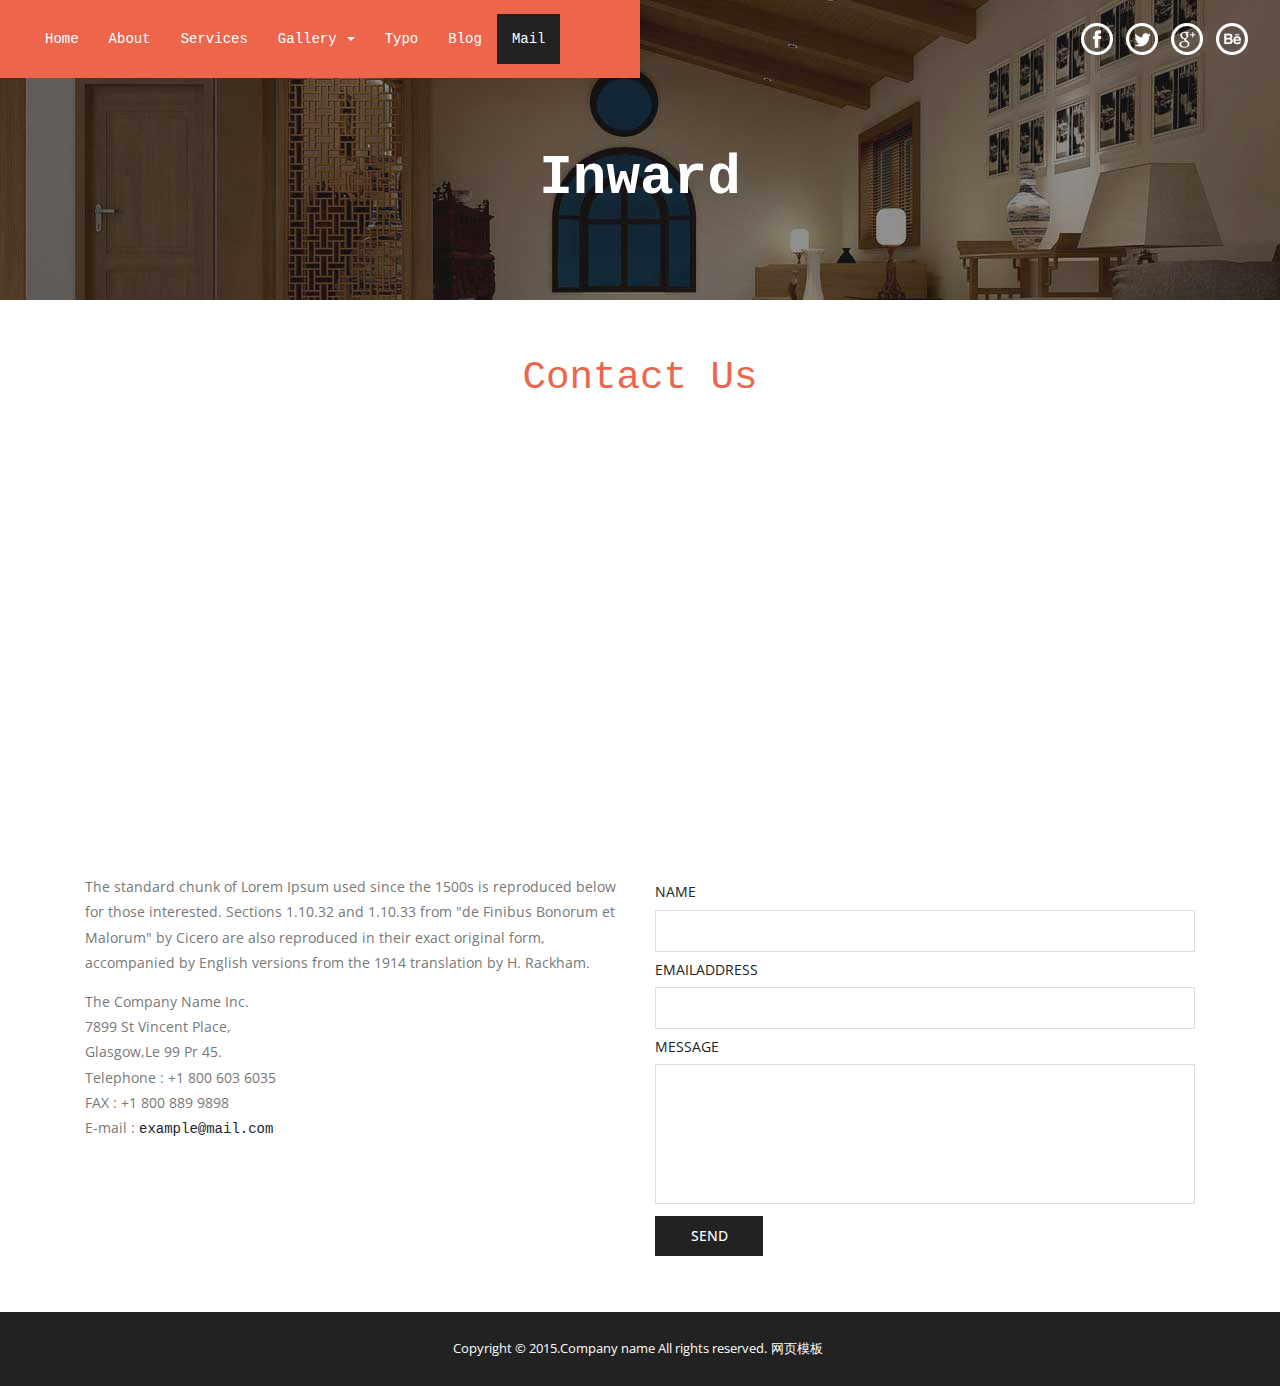
<file: mail.html>
<!DOCTYPE HTML>
<html>
<head>
<title>Mail</title>
<link href="css/bootstrap.css" rel="stylesheet" type="text/css" media="all">
<link href="css/style.css" rel="stylesheet" type="text/css" media="all" />
<meta name="viewport" content="width=device-width, initial-scale=1">
<meta http-equiv="Content-Type" content="text/html; charset=utf-8" />
<meta name="keywords" content="Inward Responsive web template, Bootstrap Web Templates, Flat Web Templates, Andriod Compatible web template, 
Smartphone Compatible web template, free webdesigns for Nokia, Samsung, LG, SonyErricsson, Motorola web design" />
<script type="application/x-javascript"> addEventListener("load", function() { setTimeout(hideURLbar, 0); }, false); function hideURLbar(){ window.scrollTo(0,1); } </script>
<script src="js/jquery-1.11.1.min.js"></script>
<link href='http://fonts.useso.com/css?family=Open+Sans:400,800italic,800,700italic,700,600italic,600,400italic,300italic,300' rel='stylesheet' type='text/css'>
<!--startsmothscrolling-->
<script type="text/javascript" src="js/move-top.js"></script>
<script type="text/javascript" src="js/easing.js"></script>
 <script type="text/javascript">
		jQuery(document).ready(function($) {
			$(".scroll").click(function(event){		
				event.preventDefault();
				$('html,body').animate({scrollTop:$(this.hash).offset().top},1200);
			});
		});
	</script>
<!---Endsmothscrolling-->
<script>
$(document).ready(function(){
    $(".dropdown").hover(            
        function() {
            $('.dropdown-menu', this).stop( true, true ).slideDown("fast");
            $(this).toggleClass('open');        
        },
        function() {
            $('.dropdown-menu', this).stop( true, true ).slideUp("fast");
            $(this).toggleClass('open');       
        }
    );
});
</script>
</head>
<body>
		<!--header-->
			<div class="header head-top">
				<div class="header-top">
				<nav class="navbar navbar-default">
			  <div class="container-fluid">
				<!-- Brand and toggle get grouped for better mobile display -->
				<div class="navbar-header">
				  <button type="button" class="navbar-toggle collapsed" data-toggle="collapse" data-target="#bs-example-navbar-collapse-1" aria-expanded="false">
					<span class="sr-only">Toggle navigation</span>
					<span class="icon-bar"></span>
					<span class="icon-bar"></span>
					<span class="icon-bar"></span>
				  </button>
					</div>
        <!-- Collect the nav links, forms, and other content for toggling -->
    <div class="collapse navbar-collapse" id="bs-example-navbar-collapse-1">
      <ul class="nav navbar-nav">
        <li><a href="index.html">Home<span class="sr-only">(current)</span></a></li>
        <li><a href="about.html" >About</a></li>
		<li><a href="services.html">Services</a></li>
		<li class="dropdown">
			<a href="#" class="dropdown-toggle" data-toggle="dropdown">Gallery<span class="caret"></span></a>
			<ul class="dropdown-menu" role="menu">
				<li><a href="gallery.html">Gallery 1</a></li>
				<li><a href="gallery.html">Gallery 2</a></li>
				<li><a href="gallery.html">Gallery 3</a></li>  
			</ul>
		</li>
	    <li><a href="typo.html">Typo</a></li>
		<li><a href="blog.html">Blog</a></li>
		<li class="active"><a href="mail.html">Mail</a></li>
        </ul>
    </div><!-- /.navbar-collapse -->
  </div><!-- /.container-fluid -->
</nav>
	<div class="social-icons">
		<a href="#"><i class="icon1"></i></a>
		<a href="#"><i class="icon2"></i></a>
		<a href="#"><i class="icon3"></i></a>
		<a href="#"><i class="icon4"></i></a>
	</div>
	<div class="clearfix"></div>
</div>
			<div class="banner-center banner-top">
				<div class="container">
					<div class="logo">
						<h1><a href="index.html">Inward</a></h1>
					</div>
				</div>
			</div>
		</div>
		<!--header-->
		<script src="js/bootstrap.js"></script>
		<!--contact-->
			<div class="content">
				<div class="mail">
				<div class="container">
					<h2>contact us</h2>
					<div class="google-map">
<iframe src="https://www.google.com/maps/embed?pb=!1m18!1m12!1m3!1d424396.3176723366!2d150.92243255000002!3d-33.7969235!2m3!1f0!2f0!3f0!3m2!1i1024!2i768!4f13.1!3m3!1m2!1s0x6b129838f39a743f%3A0x3017d681632a850!2sSydney+NSW%2C+Australia!5e0!3m2!1sen!2sin!4v1431587453420"></iframe>
					</div>
				<div class="mail-grids">
					<div class="col-md-6 mail-left">
						<p>The standard chunk of Lorem Ipsum used since the 1500s is reproduced below 
							for those interested. Sections 1.10.32 and 1.10.33 from "de Finibus Bonorum
							 et Malorum" by Cicero are also reproduced in their exact original form, 
							 accompanied by English versions from the 1914 translation by H. Rackham.</p>
							<address>
								<p>The Company Name Inc.</p>
								<p>7899 St Vincent Place,</p>
								<p>Glasgow,Le 99 Pr 45.</p>
								<p>Telephone : +1 800 603 6035</p>
								<p>FAX : +1 800 889 9898</p>
								<p>E-mail : <a href="mailto:example@mail.com">example@mail.com</a></p>
							</address>
					</div>
						<div class="col-md-6 mail-right">
							<form>
								<h5>name</h5>
								<input type="text">
								<h5>emailaddress</h5>
								<input type="text">
								<h5>message</h5>
								 <textarea></textarea>
								 <input type="submit" value="send">
						 	 </form>
						</div>
						<div class="clearfix"></div>
					</div>
				</div>
			</div>
		</div>
			<!--footer-->
		<div class="footer-section">
						<div class="container">
							<div class="footer-top">
								<p>Copyright &copy; 2015.Company name All rights reserved.<a target="_blank" href="http://sc.chinaz.com/moban/">&#x7F51;&#x9875;&#x6A21;&#x677F;</a></p>
									</div>
							<script type="text/javascript">
						$(document).ready(function() {
							/*
							var defaults = {
					  			containerID: 'toTop', // fading element id
								containerHoverID: 'toTopHover', // fading element hover id
								scrollSpeed: 1200,
								easingType: 'linear' 
					 		};
							*/
							
							$().UItoTop({ easingType: 'easeOutQuart' });
							
						});
					</script>
				<a href="#" id="toTop" style="display: block;"> <span id="toTopHover" style="opacity: 1;"> </span></a>
				</div>
			</div>
</body>
</html>
</file>
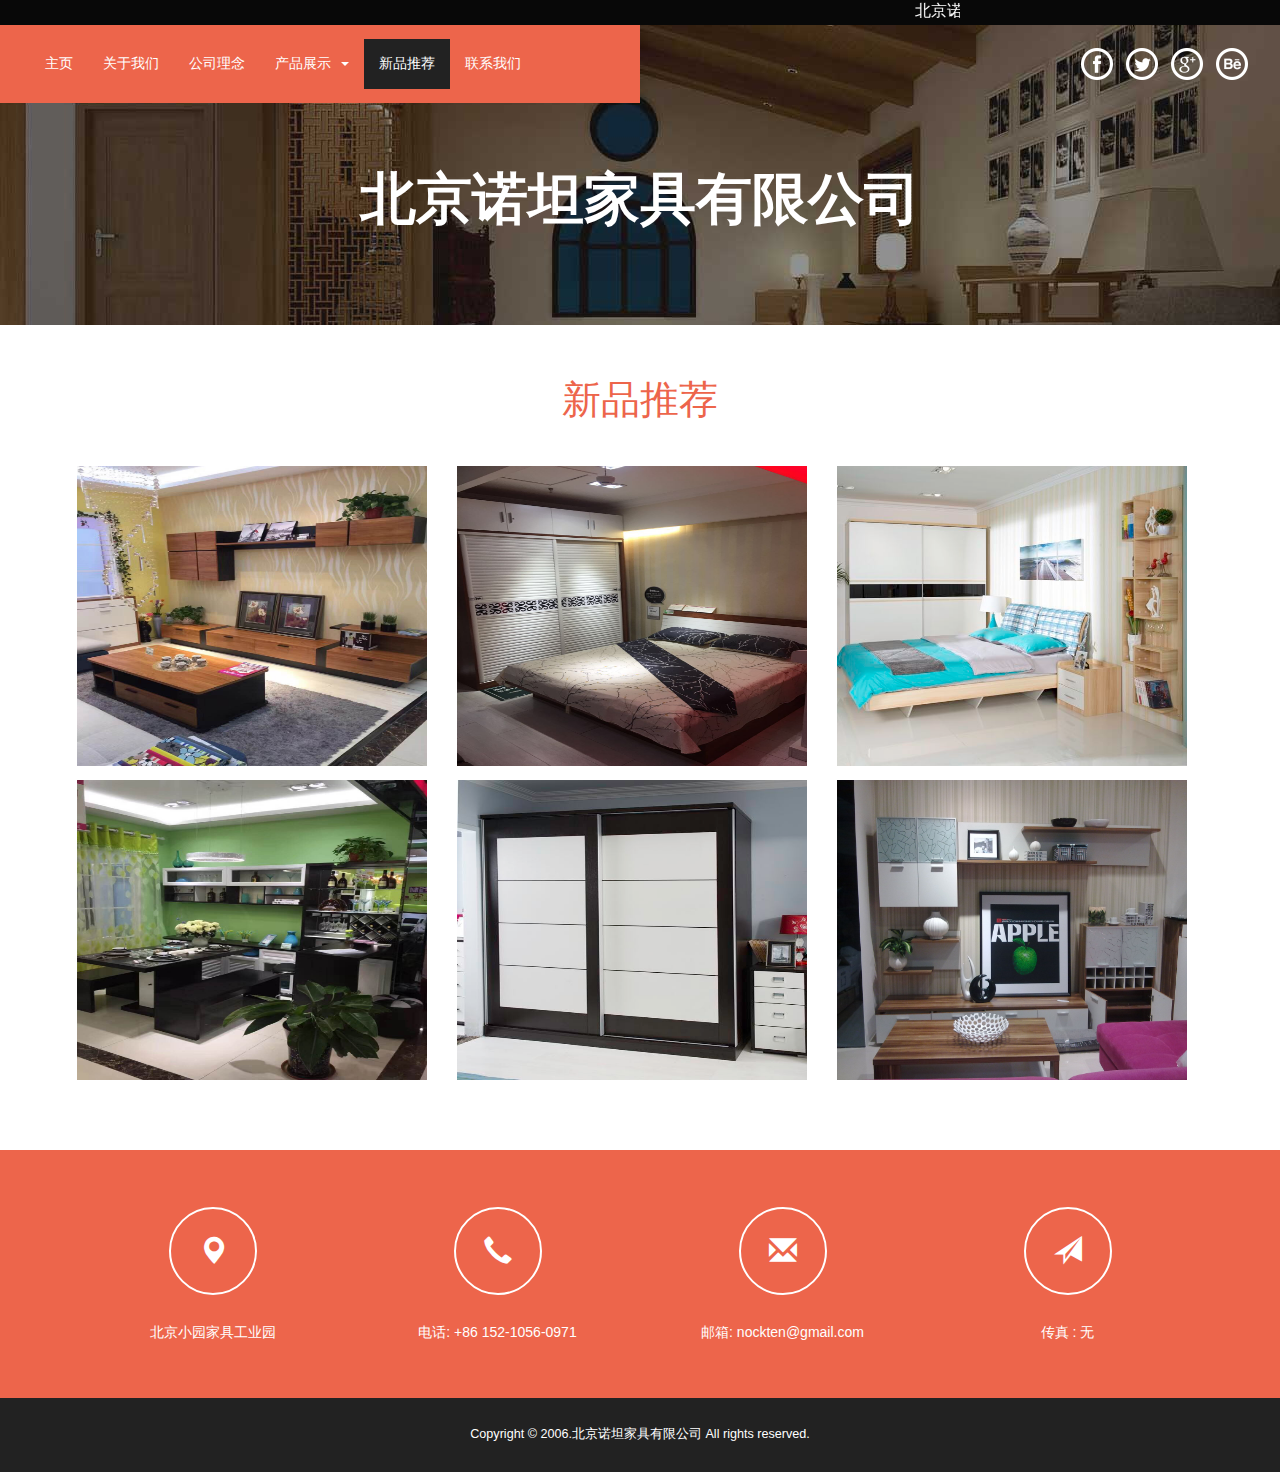
<file: new.html>
<!DOCTYPE HTML>
<html>
<head>
<title>新品推荐</title>
<link href="css/bootstrap.css" rel="stylesheet" type="text/css" media="all">
<link href="css/style.css" rel="stylesheet" type="text/css" media="all" />
	<link rel="stylesheet" type="text/css" href="css/magnific-popup.css">
<meta name="viewport" content="width=device-width, initial-scale=1">
<meta http-equiv="Content-Type" content="text/html; charset=utf-8" />
	<meta name="keywords" content="诺坦家具, 北京诺坦, 板式家具, 定制家具" />
<script type="application/x-javascript"> addEventListener("load", function() { setTimeout(hideURLbar, 0); }, false); function hideURLbar(){ window.scrollTo(0,1); } </script>
<script src="js/jquery-1.11.1.min.js"></script>
<!--startsmoth-scrolling-->
<script type="text/javascript" src="js/move-top.js"></script>
<script type="text/javascript" src="js/easing.js"></script>
 <script type="text/javascript">
		jQuery(document).ready(function($) {
			$(".scroll").click(function(event){		
				event.preventDefault();
				$('html,body').animate({scrollTop:$(this.hash).offset().top},1200);
			});
		});
	</script>
<!--Endsmothscrolling-->
	<style>
    #nivo-lightbox-demo img{width:350px; height:300px}
</style>
<script>
$(document).ready(function(){
    $(".dropdown").hover(            
        function() {
            $('.dropdown-menu', this).stop( true, true ).slideDown("fast");
            $(this).toggleClass('open');        
        },
        function() {
            $('.dropdown-menu', this).stop( true, true ).slideUp("fast");
            $(this).toggleClass('open');       
        }
    );
});
</script>
</head>
<body>
		<!--header-->
		<div class="scroll" style="background-color: #080808;">
			<marquee direction="left" width="50%" height="20" onmouseout="this.start()" onmouseover="this.stop()" scrollAmount="5" scrollDelay="0.5"
					 style="margin-left: 25%; margin-right: 25%; font-size: 16px; color: white;">
				北京诺坦家具廊坊集美店盛大开业，厂家直营，欢迎参观！
				北京诺坦家具燕郊集美店盛大开业，厂家直营，欢迎参观！
			</marquee>
		</div>
			<div class="header head-top">
				<div class="header-top">
				<nav class="navbar navbar-default">
			  <div class="container-fluid">
				<!-- Brand and toggle get grouped for better mobile display -->
				<div class="navbar-header">
				  <button type="button" class="navbar-toggle collapsed" data-toggle="collapse" data-target="#bs-example-navbar-collapse-1" aria-expanded="false">
					<span class="sr-only">Toggle navigation</span>
					<span class="icon-bar"></span>
					<span class="icon-bar"></span>
					<span class="icon-bar"></span>
				  </button>
					</div>
        <!-- Collect the nav links, forms, and other content for toggling -->
    <div class="collapse navbar-collapse" id="bs-example-navbar-collapse-1">
      <ul class="nav navbar-nav">
        <li><a href="index.html">主页<span class="sr-only">(current)</span></a></li>
        <li><a href="about.html" >关于我们</a></li>
		<li><a href="concept.html">公司理念</a></li>
		<li class="dropdown">
			<a href="#" class="dropdown-toggle" data-toggle="dropdown">产品展示<span class="caret"></span></a>
			<ul class="dropdown-menu" role="menu">
				<li><a href="gallery.html">品类 1</a></li>
				<li><a href="gallery.html">品类 2</a></li>
				<li><a href="gallery.html">品类 3</a></li>
			</ul>
		</li>
		<li class="active"><a href="new.html">新品推荐</a></li>
		<li><a href="contact.html">联系我们</a></li>
        </ul>
    </div><!-- /.navbar-collapse-->
  </div><!-- /.container-fluid-->
</nav>
	<div class="social-icons">
		<a href="#"><i class="icon1"></i></a>
		<a href="#"><i class="icon2"></i></a>
		<a href="#"><i class="icon3"></i></a>
		<a href="#"><i class="icon4"></i></a>
	</div>
	<div class="clearfix"></div>
</div>
			<div class="banner-center banner-top">
				<div class="container">
					<div class="logo">
						<h1><a href="index.html">北京诺坦家具有限公司</a></h1>
					</div>
				</div>
			</div>
		</div>
		<!--header-->
		<script src="js/bootstrap.js"></script>
		<!--blog-->
		<div class="content">
			<div class="blog-section">
				<div class="container">
					<h2>新品推荐</h2>
						<div class="blog-grids">
							<div class="col-md-4 gallery-grid">
								<div id="nivo-lightbox-demo">
									<a  href="images/e1.jpg" data-lightbox-gallery="gallery1" >
										<img src="images/e1.jpg" class="img-responsive " alt=""/>
										<div class="rotate">
											<i> </i>
										</div>
									</a>
									<!--<h5>october 17, 2014</h5>-->
									<!--<h4><a>sodales orci et</a></h4>-->
									<!--<p>Were dolor in hendrerit in vulputate velit esse molestie con sequat,Nulla consectetur maximus sem vel aliquet. Donec blandit condimentum varius</p>-->
									<!--<a class="button"> more info</a>-->
								</div>
							</div>
							<div class="col-md-4 gallery-grid">
								<div id="nivo-lightbox-demo">
									<a  href="images/e2.jpg" data-lightbox-gallery="gallery1" >
										<img src="images/e2.jpg" class="img-responsive " alt=""/>
										<div class="rotate">
											<i> </i>
										</div>
									</a>
									<!--<h5>october 17, 2014</h5>-->
									<!--<h4><a>sodales orci et</a></h4>-->
									<!--<p>Were dolor in hendrerit in vulputate velit esse molestie con sequat,Nulla consectetur maximus sem vel aliquet. Donec blandit condimentum varius</p>-->
									<!--<a class="button"> more info</a>-->
								</div>
							</div>
							<div class="col-md-4 gallery-grid">
								<div id="nivo-lightbox-demo">
									<a  href="images/e3.jpg" data-lightbox-gallery="gallery1" >
										<img src="images/e3.jpg" class="img-responsive " alt=""/>
										<div class="rotate">
											<i> </i>
										</div>
									</a>
									<!--<h5>october 17, 2014</h5>-->
									<!--<h4><a>sodales orci et</a></h4>-->
									<!--<p>Were dolor in hendrerit in vulputate velit esse molestie con sequat,Nulla consectetur maximus sem vel aliquet. Donec blandit condimentum varius</p>-->
									<!--<a class="button"> more info</a>-->
								</div>
							</div>
							<div class="col-md-4 gallery-grid">
								<div id="nivo-lightbox-demo">
									<a  href="images/e4.jpg" data-lightbox-gallery="gallery1" >
										<img src="images/e4.jpg" class="img-responsive " alt=""/>
										<div class="rotate">
											<i> </i>
										</div>
									</a>
									<!--<h5>october 17, 2014</h5>-->
									<!--<h4><a>sodales orci et</a></h4>-->
									<!--<p>Were dolor in hendrerit in vulputate velit esse molestie con sequat,Nulla consectetur maximus sem vel aliquet. Donec blandit condimentum varius</p>-->
									<!--<a class="button"> more info</a>-->
								</div>
							</div>
							<div class="col-md-4 gallery-grid">
								<div id="nivo-lightbox-demo">
									<a  href="images/e5.jpg" data-lightbox-gallery="gallery1" >
										<img src="images/e5.jpg" class="img-responsive " alt=""/>
										<div class="rotate">
											<i> </i>
										</div>
									</a>
									<!--<h5>october 17, 2014</h5>-->
									<!--<h4><a>sodales orci et</a></h4>-->
									<!--<p>Were dolor in hendrerit in vulputate velit esse molestie con sequat,Nulla consectetur maximus sem vel aliquet. Donec blandit condimentum varius</p>-->
									<!--<a class="button"> more info</a>-->
								</div>
							</div>
							<div class="col-md-4 gallery-grid">
								<div id="nivo-lightbox-demo">
									<a  href="images/e6.jpg" data-lightbox-gallery="gallery1" >
										<img src="images/e6.jpg" class="img-responsive " alt=""/>
										<div class="rotate">
											<i> </i>
										</div>
									</a>
							<!--<h5>october 17, 2014</h5>-->
								 <!--<h4><a>sodales orci et</a></h4>-->
								<!--<p>Were dolor in hendrerit in vulputate velit esse molestie con sequat,Nulla consectetur maximus sem vel aliquet. Donec blandit condimentum varius</p>-->
								<!--<a class="button"> more info</a>-->
								</div>
						</div>
						<div class="clearfix"></div>
					</div>
				</div>
			</div>
			<script type="text/javascript" src="js/nivo-lightbox.min.js"></script>
			<script type="text/javascript">
				$(document).ready(function(){
				    $('#nivo-lightbox-demo a').nivoLightbox({ effect: 'fade' });
				});
				</script>
		<!--blog-->
			<!--new-->
			<!--indicate-->
			<div class="indicate">
				<div class="container">
					<div class="indicate-grids">
						<div class="col-md-3 indicate-grid">
							<span class="glyphicon glyphicon-map-marker" aria-hidden="true"></span>
							<p>北京小园家具工业园</p>
						</div>
						<div class="col-md-3 indicate-grid">
							<span class="glyphicon glyphicon-earphone" aria-hidden="true"></span>
							<p>电话:  +86 152-1056-0971</p>
						</div>
						<div class="col-md-3 indicate-grid">
							<span class="glyphicon glyphicon-envelope" aria-hidden="true"></span>
							<p>邮箱:  nockten@gmail.com</p>
						</div>
						<div class="col-md-3 indicate-grid">
							<span class="glyphicon glyphicon-send" aria-hidden="true"></span>
							<p>传真 :  无</p>
						</div>
						<div class="clearfix"></div>
					</div>
				</div>
			</div>
			<!--indicate-->
			<!--footer-->
			<div class="footer-section">
				<div class="container">
					<div class="footer-top">
						<p>Copyright &copy; 2006.北京诺坦家具有限公司 All rights reserved.</p>
					</div>
					<script type="text/javascript">
						$(document).ready(function() {
							/*
							var defaults = {
					  			containerID: 'toTop', // fading element id
								containerHoverID: 'toTopHover', // fading element hover id
								scrollSpeed: 1200,
								easingType: 'linear' 
					 		};
							*/
							
							$().UItoTop({ easingType: 'easeOutQuart' });
							
						});
					</script>
					<a href="#" id="toTop" style="display: block;"> <span id="toTopHover" style="opacity: 1;"> </span></a>
				</div>
			</div>
</body>
</html>
</file>
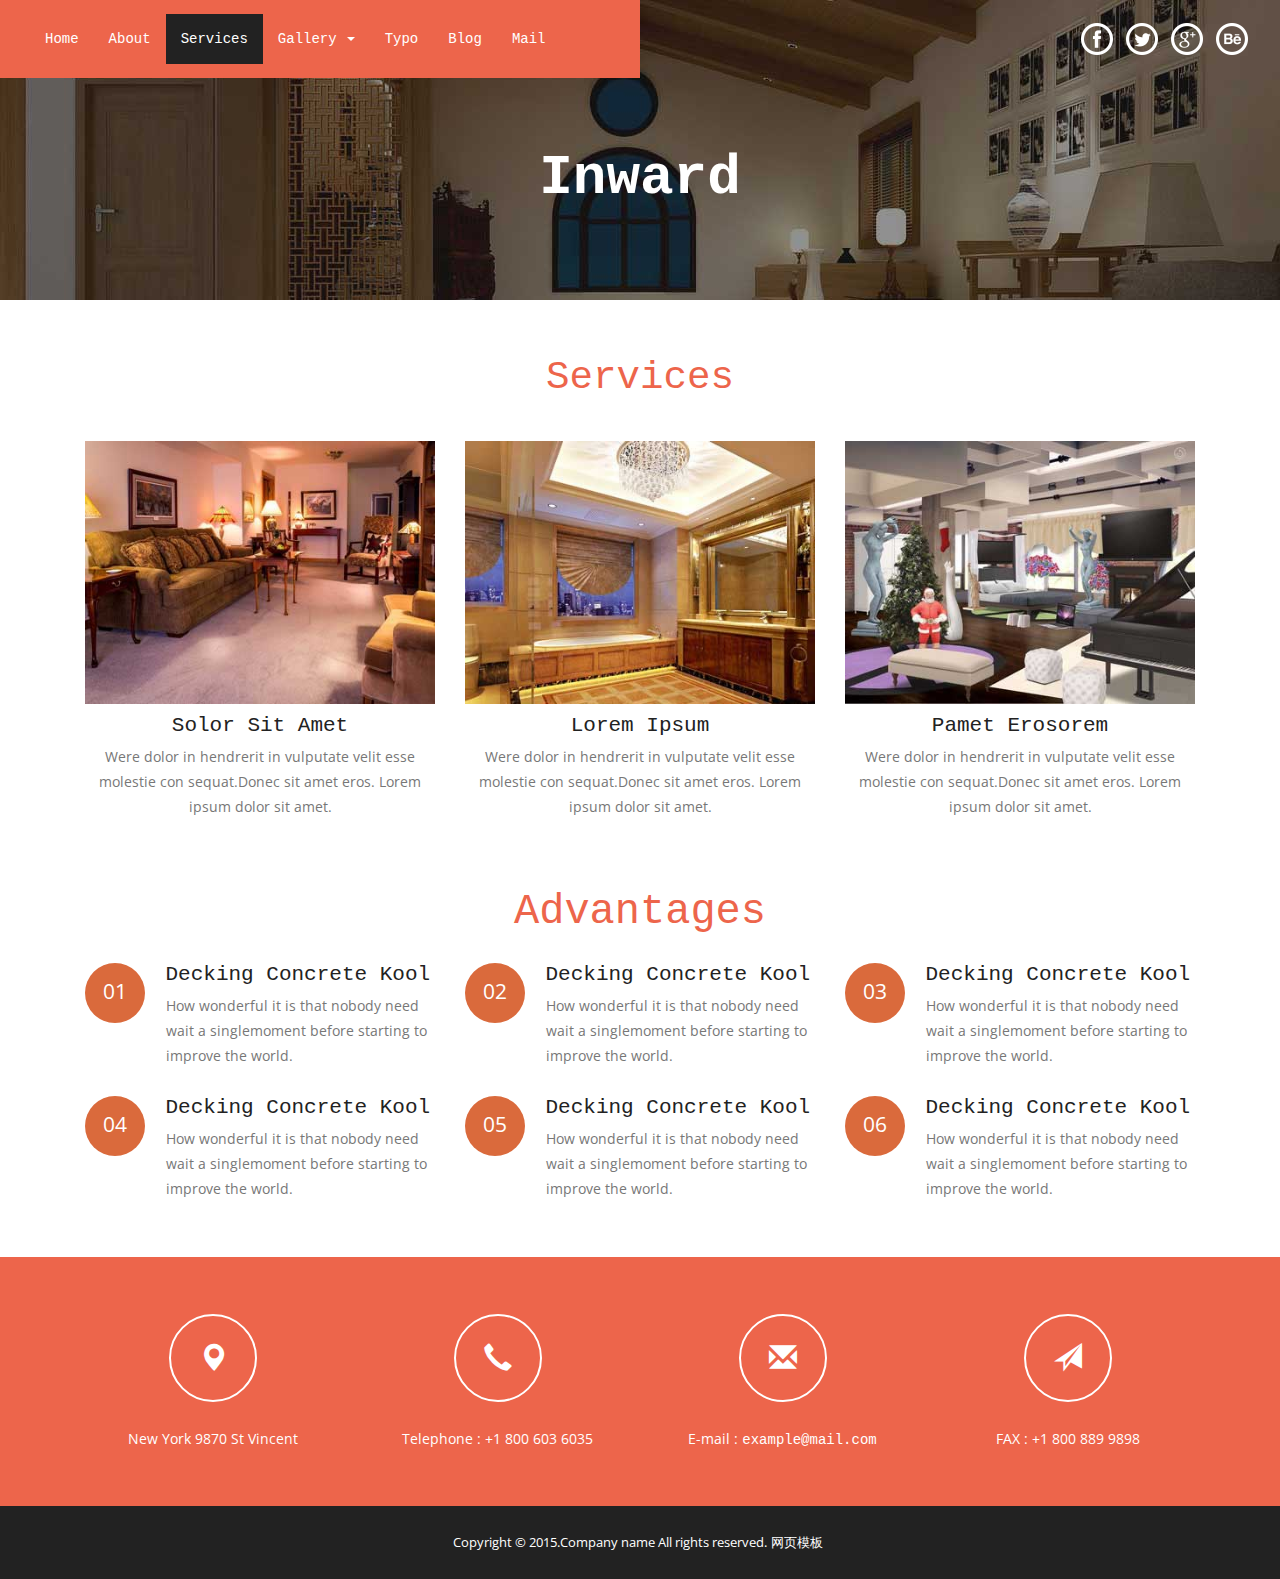
<file: services.html>
<!DOCTYPE HTML>
<html>
<head>
<title>Services</title>
<link href="css/bootstrap.css" rel="stylesheet" type="text/css" media="all">
<link href="css/style.css" rel="stylesheet" type="text/css" media="all" />
<meta name="viewport" content="width=device-width, initial-scale=1">
<meta http-equiv="Content-Type" content="text/html; charset=utf-8" />
<meta name="keywords" content="Inward Responsive web template, Bootstrap Web Templates, Flat Web Templates, Andriod Compatible web template, 
Smartphone Compatible web template, free webdesigns for Nokia, Samsung, LG, SonyErricsson, Motorola web design" />
<script type="application/x-javascript"> addEventListener("load", function() { setTimeout(hideURLbar, 0); }, false); function hideURLbar(){ window.scrollTo(0,1); } </script>
<script src="js/jquery-1.11.1.min.js"></script>
<link href='http://fonts.useso.com/css?family=Open+Sans:400,800italic,800,700italic,700,600italic,600,400italic,300italic,300' rel='stylesheet' type='text/css'>
<!--startsmothscrolling-->
<script type="text/javascript" src="js/move-top.js"></script>
<script type="text/javascript" src="js/easing.js"></script>
 <script type="text/javascript">
		jQuery(document).ready(function($) {
			$(".scroll").click(function(event){		
				event.preventDefault();
				$('html,body').animate({scrollTop:$(this.hash).offset().top},1200);
			});
		});
	</script>
<!--endsmothscrolling-->
<script>
$(document).ready(function(){
    $(".dropdown").hover(            
        function() {
            $('.dropdown-menu', this).stop( true, true ).slideDown("fast");
            $(this).toggleClass('open');        
        },
        function() {
            $('.dropdown-menu', this).stop( true, true ).slideUp("fast");
            $(this).toggleClass('open');       
        }
    );
});
</script>
</head>
<body>
		<!--header-->
			<div class="header head-top">
				<div class="header-top">
				<nav class="navbar navbar-default">
			  <div class="container-fluid">
				<!--Brand and toggle get grouped for better mobile display-->
				<div class="navbar-header">
				  <button type="button" class="navbar-toggle collapsed" data-toggle="collapse" data-target="#bs-example-navbar-collapse-1" aria-expanded="false">
					<span class="sr-only">Toggle navigation</span>
					<span class="icon-bar"></span>
					<span class="icon-bar"></span>
					<span class="icon-bar"></span>
				  </button>
					</div>
        <!--Collect the nav links, forms, and other content for toggling-->
    <div class="collapse navbar-collapse" id="bs-example-navbar-collapse-1">
      <ul class="nav navbar-nav">
        <li><a href="index.html">Home<span class="sr-only">(current)</span></a></li>
        <li><a href="about.html" >About</a></li>
		<li class="active"><a href="services.html">Services</a></li>
		<li class="dropdown">
			<a href="#" class="dropdown-toggle" data-toggle="dropdown">Gallery<span class="caret"></span></a>
			<ul class="dropdown-menu" role="menu">
				<li><a href="gallery.html">Gallery 1</a></li>
				<li><a href="gallery.html">Gallery 2</a></li>
				<li><a href="gallery.html">Gallery 3</a></li>  
			</ul>
		</li>
		<li><a href="typo.html">Typo</a></li>	
		<li><a href="blog.html">Blog</a></li>
		<li><a href="mail.html">Mail</a></li>
        </ul>
    </div><!-- /.navbar-collapse-->
  </div><!-- /.container-fluid-->
</nav>
	<div class="social-icons">
		<a href="#"><i class="icon1"></i></a>
		<a href="#"><i class="icon2"></i></a>
		<a href="#"><i class="icon3"></i></a>
		<a href="#"><i class="icon4"></i></a>
	</div>
	<div class="clearfix"></div>
</div>
			<div class="banner-center banner-top">
				<div class="container">
					<div class="logo">
						<h1><a href="index.html">Inward</a></h1>
					</div>
				</div>
			</div>
		</div>
		<!--header-->
		<script src="js/bootstrap.js"></script>
		<!--services-->
		<div class="content">
			<!--services-->
			<div class="services">
					<div class="container">
						<h2>services</h2>
						<div class="services-grids">
						<div class="col-md-4 services-grid">
							<a href="single.html" class="mask">
					<img src="images/s1.jpg" class="img-responsive zoom-img" alt="/"></a>
							<h4>Solor Sit Amet</h4>
							<p>Were dolor in hendrerit in vulputate velit esse molestie con sequat.Donec sit amet eros. Lorem ipsum dolor sit amet.</p>
						</div>
						<div class="col-md-4 services-grid">
							<a href="single.html" class="mask">
					<img src="images/s2.jpg" class="img-responsive zoom-img" alt="/"></a>
							<h4>Lorem Ipsum </h4>
							<p>Were dolor in hendrerit in vulputate velit esse molestie con sequat.Donec sit amet eros. Lorem ipsum dolor sit amet.</p>
						</div>
						<div class="col-md-4 services-grid">
							<a href="single.html" class="mask">
					<img src="images/s3.jpg" class="img-responsive zoom-img" alt="/"></a>
							<h4>Pamet Erosorem</h4>
							<p>Were dolor in hendrerit in vulputate velit esse molestie con sequat.Donec sit amet eros. Lorem ipsum dolor sit amet.</p>
						</div>					
						<div class="clearfix"></div>
					</div>
				</div>
			</div>
			<!--services-->
			<!--advantage-->
			<div class="advantages">
					<div class="container">
						<h3>Advantages</h3>
						<div class="advantages-grids">
							<div class="col-md-4 advantage-grid">
								<div class="advantage">
									<div class="left-grid">
										<p>01</p>
									</div>
								<div class="right-grid">
									<h4>Decking concrete Kool</h4>
									<p>How wonderful it is that nobody need wait a singlemoment before starting to improve the world.</p>
								</div>
							<div class="clearfix"></div>
							</div>
							</div>	
								<div class="col-md-4 advantage-grid">
									<div class="advantage">
									<div class="left-grid">
										<p>02</p>
									</div>
								<div class="right-grid">
									<h4>Decking concrete Kool</h4>
									<p>How wonderful it is that nobody need wait a singlemoment before starting to improve the world.</p>
								</div>
							<div class="clearfix"></div>
							</div>
								</div>	
								<div class="col-md-4 advantage-grid">
									<div class="advantage">
									<div class="left-grid">
										<p>03</p>
									</div>
								<div class="right-grid">
									<h4>Decking concrete Kool</h4>
									<p>How wonderful it is that nobody need wait a singlemoment before starting to improve the world.</p>
								</div>
							<div class="clearfix"></div>
							</div>
								</div>
								<div class="col-md-4 advantage-grid">
									<div class="advantage">
									<div class="left-grid">
										<p>04</p>
									</div>
								<div class="right-grid">
									<h4>Decking concrete Kool</h4>
									<p>How wonderful it is that nobody need wait a singlemoment before starting to improve the world.</p>
								</div>
							<div class="clearfix"></div>
							</div>
								</div>
								<div class="col-md-4 advantage-grid">
									<div class="advantage">
									<div class="left-grid">
										<p>05</p>
									</div>
								<div class="right-grid">
									<h4>Decking concrete Kool</h4>
									<p>How wonderful it is that nobody need wait a singlemoment before starting to improve the world.</p>
								</div>
							<div class="clearfix"></div>
							</div>
								</div>
								<div class="col-md-4 advantage-grid">
									<div class="advantage">
									<div class="left-grid">
										<p>06</p>
									</div>
								<div class="right-grid">
									<h4>Decking concrete Kool</h4>
									<p>How wonderful it is that nobody need wait a singlemoment before starting to improve the world.</p>
								</div>
							<div class="clearfix"></div>
							</div>
								</div>
								<div class="clearfix"></div>	
							</div>
						</div>
					</div>
				<!--advantage-->
				<!--indicate-->
				<div class="indicate">
					<div class="container">
						<div class="indicate-grids">
							<div class="col-md-3 indicate-grid">
								<span class="glyphicon glyphicon-map-marker" aria-hidden="true"></span>
								<p>New York 9870 St Vincent</p>
							</div>
							<div class="col-md-3 indicate-grid">
								<span class="glyphicon glyphicon-earphone" aria-hidden="true"></span>
								<p>Telephone :  +1 800 603 6035</p>
							</div>
							<div class="col-md-3 indicate-grid">
								<span class="glyphicon glyphicon-envelope" aria-hidden="true"></span>
								<p>E-mail : <a href="mailto:example@mail.com"> example@mail.com</a></p>
							</div>
							<div class="col-md-3 indicate-grid">
								<span class="glyphicon glyphicon-send" aria-hidden="true"></span>
								<p>FAX :  +1 800 889 9898</p>
							</div>
							<div class="clearfix"></div>
						</div>
					</div>
				</div>
			<!--indicate-->
			</div>
			<!--footer-->
		<div class="footer-section">
						<div class="container">
							<div class="footer-top">
							<p>Copyright &copy; 2015.Company name All rights reserved.<a target="_blank" href="http://sc.chinaz.com/moban/">&#x7F51;&#x9875;&#x6A21;&#x677F;</a></p>
									</div>
							<script type="text/javascript">
						$(document).ready(function() {
							/*
							var defaults = {
					  			containerID: 'toTop', // fading element id
								containerHoverID: 'toTopHover', // fading element hover id
								scrollSpeed: 1200,
								easingType: 'linear' 
					 		};
							*/
							
							$().UItoTop({ easingType: 'easeOutQuart' });
							
						});
					</script>
				<a href="#" id="toTop" style="display: block;"> <span id="toTopHover" style="opacity: 1;"> </span></a>
				</div>
			</div>
</body>
</html>
</file>
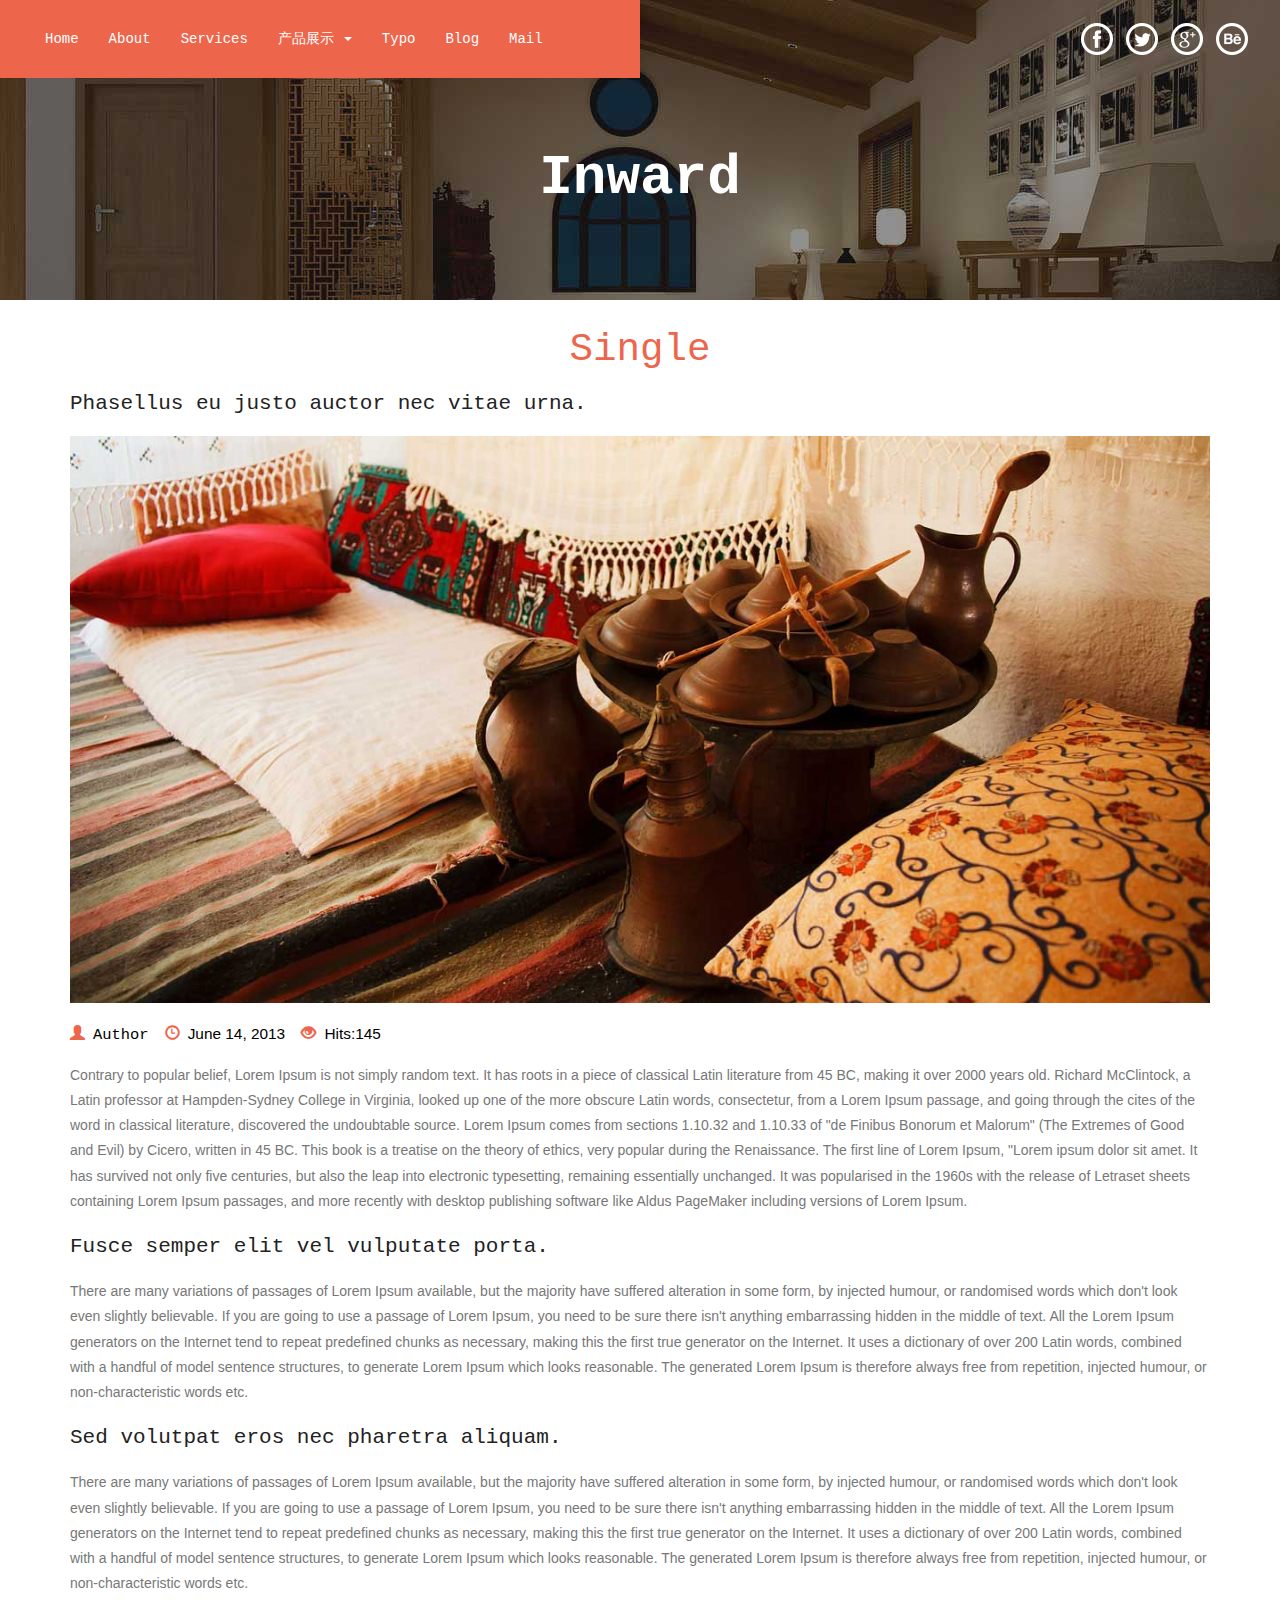
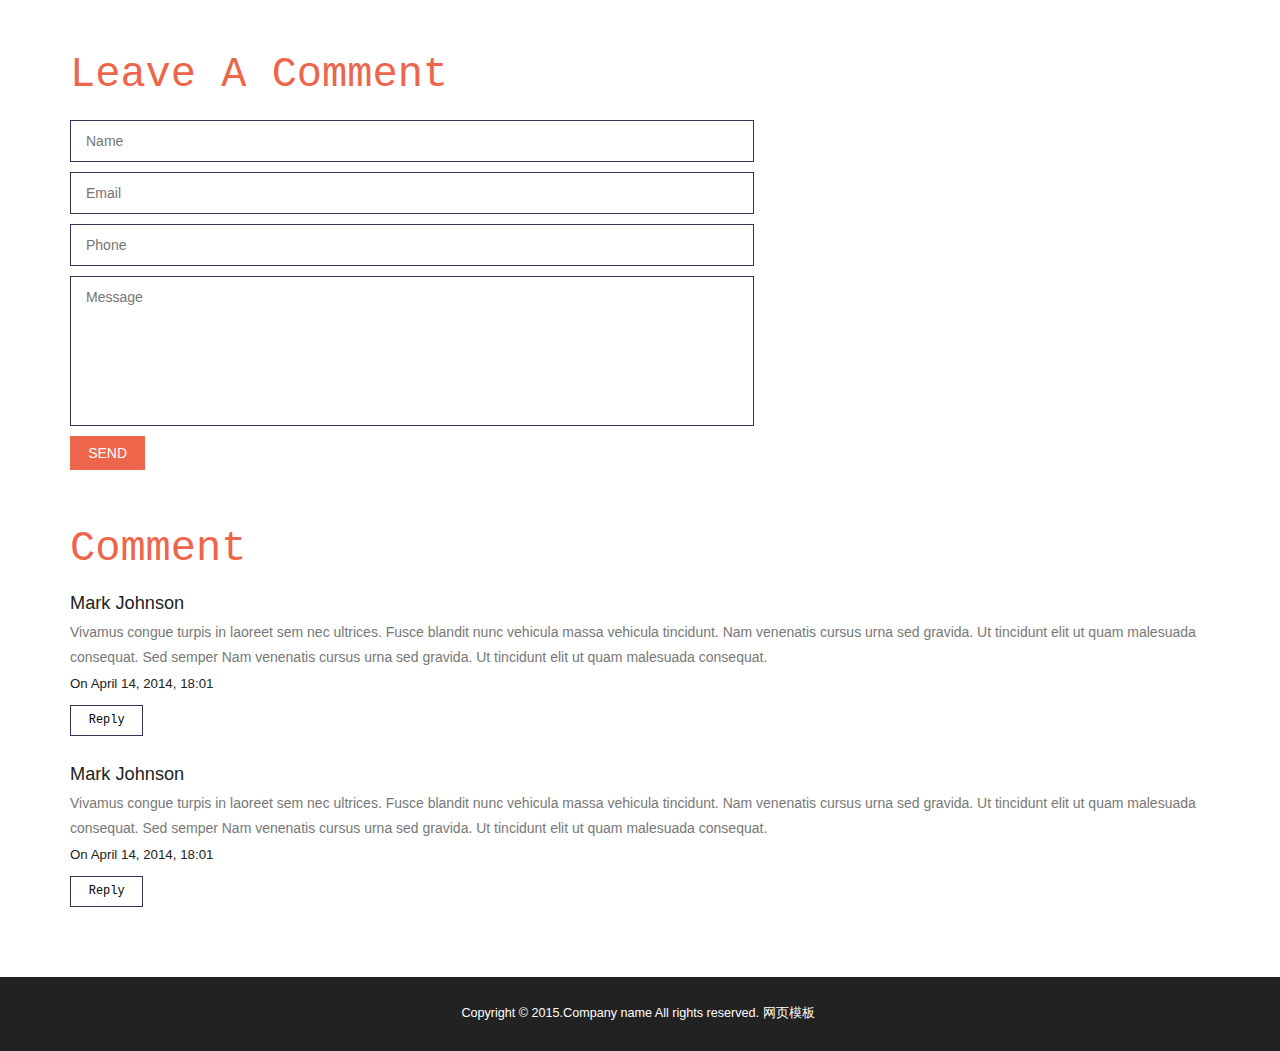
<file: single.html>
<!DOCTYPE HTML>
<html>
<head>
<title>Single</title>
<link href="css/bootstrap.css" rel="stylesheet" type="text/css" media="all">
<link href="css/style.css" rel="stylesheet" type="text/css" media="all" />
<meta name="viewport" content="width=device-width, initial-scale=1">
<meta http-equiv="Content-Type" content="text/html; charset=utf-8" />
	<meta name="keywords" content="诺坦家具, 北京诺坦, 板式家具, 定制家具" />
<script type="application/x-javascript"> addEventListener("load", function() { setTimeout(hideURLbar, 0); }, false); function hideURLbar(){ window.scrollTo(0,1); } </script>
<script src="js/jquery-1.11.1.min.js"></script>
<!--startsmothscrolling-->
<script type="text/javascript" src="js/move-top.js"></script>
<script type="text/javascript" src="js/easing.js"></script>
 <script type="text/javascript">
		jQuery(document).ready(function($) {
			$(".scroll").click(function(event){		
				event.preventDefault();
				$('html,body').animate({scrollTop:$(this.hash).offset().top},1200);
			});
		});
	</script>
<!--Endsmothscrolling-->
<script>
$(document).ready(function(){
    $(".dropdown").hover(            
        function() {
            $('.dropdown-menu', this).stop( true, true ).slideDown("fast");
            $(this).toggleClass('open');        
        },
        function() {
            $('.dropdown-menu', this).stop( true, true ).slideUp("fast");
            $(this).toggleClass('open');       
        }
    );
});
</script>
</head>
<body>
		<!--header-->
			<div class="header head-top">
				<div class="header-top">
				<nav class="navbar navbar-default">
			  <div class="container-fluid">
				<!-- Brand and toggle get grouped for better mobile display -->
				<div class="navbar-header">
				  <button type="button" class="navbar-toggle collapsed" data-toggle="collapse" data-target="#bs-example-navbar-collapse-1" aria-expanded="false">
					<span class="sr-only">Toggle navigation</span>
					<span class="icon-bar"></span>
					<span class="icon-bar"></span>
					<span class="icon-bar"></span>
				  </button>
					</div>
        <!-- Collect the nav links, forms, and other content for toggling -->
    <div class="collapse navbar-collapse" id="bs-example-navbar-collapse-1">
      <ul class="nav navbar-nav">
        <li><a href="index.html">Home<span class="sr-only">(current)</span></a></li>
        <li><a href="about.html" >About</a></li>
		<li><a href="services.html">Services</a></li>
		<li class="dropdown">
			<a href="#" class="dropdown-toggle" data-toggle="dropdown">产品展示<span class="caret"></span></a>
			<ul class="dropdown-menu" role="menu">
				<li><a href="gallery.html">品类 1</a></li>
				<li><a href="gallery.html">品类 2</a></li>
				<li><a href="gallery.html">品类 3</a></li>
			</ul>
		</li>
		<li><a href="typo.html">Typo</a></li>
		<li><a href="blog.html">Blog</a></li>
		<li><a href="mail.html">Mail</a></li>
        </ul>
    </div><!-- /.navbar-collapse -->
  </div><!-- /.container-fluid -->
</nav>
	<div class="social-icons">
		<a href="#"><i class="icon1"></i></a>
		<a href="#"><i class="icon2"></i></a>
		<a href="#"><i class="icon3"></i></a>
		<a href="#"><i class="icon4"></i></a>
	</div>
	<div class="clearfix"></div>
</div>
			<div class="banner-center banner-top">
				<div class="container">
					<div class="logo">
						<h1><a href="index.html">Inward</a></h1>
					</div>
				</div>
			</div>
		</div>
		<!--header-->
		<script src="js/bootstrap.js"></script>
		<!--gallery-->
			<div class="content">
			<div class="single">
	 <div class="container">
		 <h2>single</h2>
		 <div class="single-section">
		 <h4>Phasellus eu justo auctor nec vitae urna.</h4>
			 <img src="images/s4.jpg" class="img-responsive" alt=""/>
			 <ul class="blog-ic">
								<li><a href="#"><span> <i  class="glyphicon glyphicon-user"> </i>Author</span> </a> </li>
		  						 <li><span><i class="glyphicon glyphicon-time"> </i>June 14, 2013</span></li>		  						 	
		  						 <li><span><i class="glyphicon glyphicon-eye-open"> </i>Hits:145</span></li>
		  					</ul>		
			<p>Contrary to popular belief, Lorem Ipsum is not simply random text. It has roots in a piece of classical Latin literature from 45 BC, making it over 2000 years old. Richard McClintock, a Latin professor at Hampden-Sydney College in Virginia, looked up one of the more obscure Latin words, consectetur, from a Lorem Ipsum passage, and going through the cites of the word in classical literature, discovered the undoubtable source. Lorem Ipsum comes from sections 1.10.32 and 1.10.33 of "de Finibus Bonorum et Malorum" (The Extremes of Good and Evil) by Cicero, written in 45 BC. This book is a treatise on the theory of ethics, very popular during the Renaissance. The first line of Lorem Ipsum, "Lorem ipsum dolor sit amet.
			   It has survived not only five centuries, but also the leap into electronic typesetting, remaining essentially unchanged. It was popularised in the 1960s with the release of Letraset sheets containing Lorem Ipsum passages, and more recently with desktop publishing software like Aldus PageMaker including versions of Lorem Ipsum.</p>
			 <h4>Fusce semper elit vel vulputate porta.</h4>
			 <p>There are many variations of passages of Lorem Ipsum available, but the majority have suffered alteration in some form, by injected humour, or randomised words which don't look even slightly believable. If you are going to use a passage of Lorem Ipsum, you need to be sure there isn't anything embarrassing hidden in the middle of text. All the Lorem Ipsum generators on the Internet tend to repeat predefined chunks as necessary, making this the first true generator on the Internet. It uses a dictionary of over 200 Latin words, combined with a handful of model sentence structures, to generate Lorem Ipsum which looks reasonable. The generated Lorem Ipsum is therefore always free from repetition, injected humour, or non-characteristic words etc.</p>
			 <h4>Sed volutpat eros nec pharetra aliquam.</h4>
			 <p>There are many variations of passages of Lorem Ipsum available, but the majority have suffered alteration in some form, by injected humour, or randomised words which don't look even slightly believable. If you are going to use a passage of Lorem Ipsum, you need to be sure there isn't anything embarrassing hidden in the middle of text. All the Lorem Ipsum generators on the Internet tend to repeat predefined chunks as necessary, making this the first true generator on the Internet. It uses a dictionary of over 200 Latin words, combined with a handful of model sentence structures, to generate Lorem Ipsum which looks reasonable. The generated Lorem Ipsum is therefore always free from repetition, injected humour, or non-characteristic words etc.</p>
		 </div>
		 </div>
		 </div>
		  <div class="content-form">
			<div class="container">
				<h3>Leave a comment</h3>
					<form>
					<input type="text" placeholder="Name" required/>
					<input type="text" placeholder="Email" required/>
					<input type="text" placeholder="Phone" required/>
					<textarea placeholder="Message"></textarea>
					<input type="submit" value="SEND"/>
					</form>
			</div>
		 </div>
		 <div class="comments">
		 <div class="container">
			 <h3>Comment</h3>
			 <div class="comment-info">
				 <h5>mark johnson</h5>
				 <p>Vivamus congue turpis in laoreet sem nec ultrices. Fusce blandit nunc vehicula massa vehicula tincidunt. Nam venenatis cursus urna sed gravida. Ut tincidunt elit ut quam malesuada consequat. Sed semper Nam venenatis cursus urna sed gravida. Ut tincidunt elit ut quam malesuada consequat.</p>
				 <h6>On April 14, 2014, 18:01</h6>
				 <a href="#">Reply</a>
			 </div>
				<div class="comment-info">
				 <h5>mark johnson</h5>
				 <p>Vivamus congue turpis in laoreet sem nec ultrices. Fusce blandit nunc vehicula massa vehicula tincidunt. Nam venenatis cursus urna sed gravida. Ut tincidunt elit ut quam malesuada consequat. Sed semper Nam venenatis cursus urna sed gravida. Ut tincidunt elit ut quam malesuada consequat.</p>
				 <h6>On April 14, 2014, 18:01</h6>
				 <a href="#">Reply</a>
			 </div>
			 <div class="clearfix"></div>
		 </div>
	 </div>
</div>
			<!--footer-->
		<div class="footer-section">
						<div class="container">
							<div class="footer-top">
								<p>Copyright &copy; 2015.Company name All rights reserved.<a target="_blank" href="http://sc.chinaz.com/moban/">&#x7F51;&#x9875;&#x6A21;&#x677F;</a></p>
									</div>
							<script type="text/javascript">
						$(document).ready(function() {
							/*
							var defaults = {
					  			containerID: 'toTop', // fading element id
								containerHoverID: 'toTopHover', // fading element hover id
								scrollSpeed: 1200,
								easingType: 'linear' 
					 		};
							*/
							
							$().UItoTop({ easingType: 'easeOutQuart' });
							
						});
					</script>
				<a href="#" id="toTop" style="display: block;"> <span id="toTopHover" style="opacity: 1;"> </span></a>
				</div>
			</div>
</body>
</html>
</file>
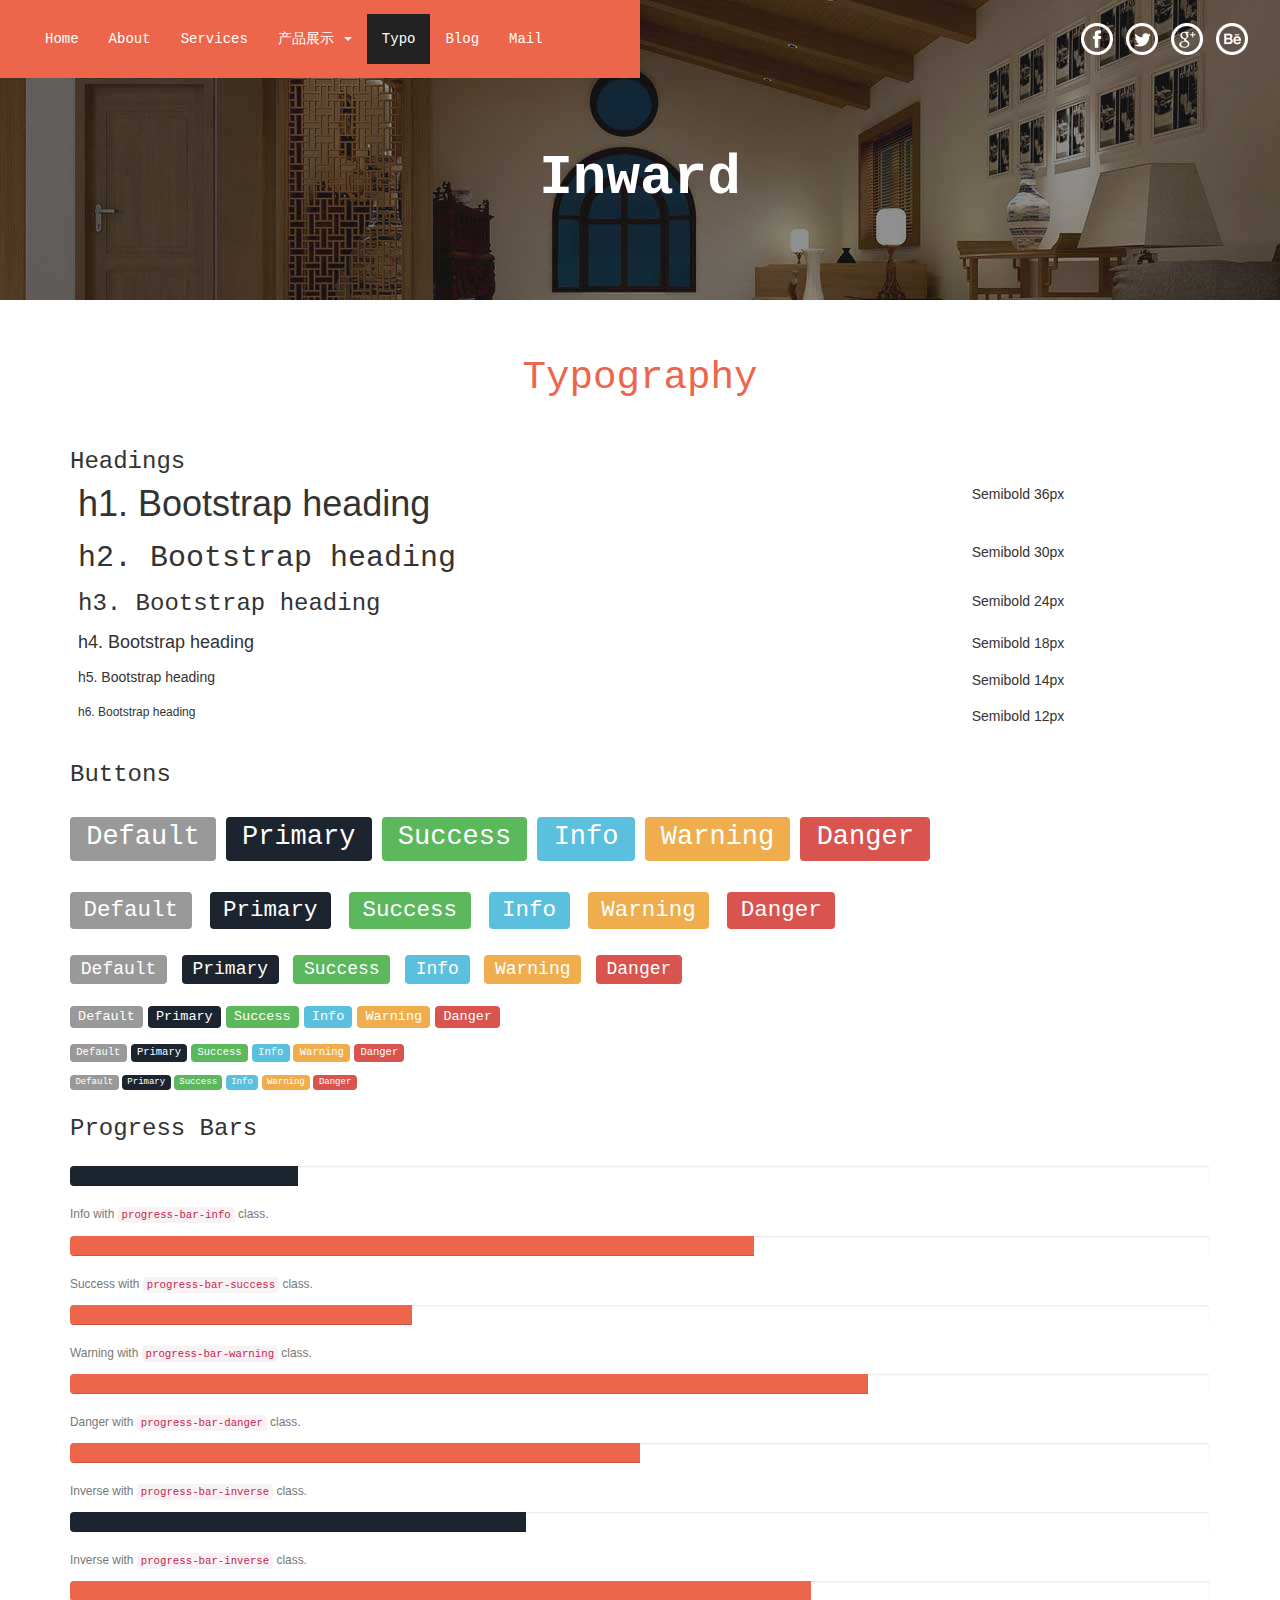
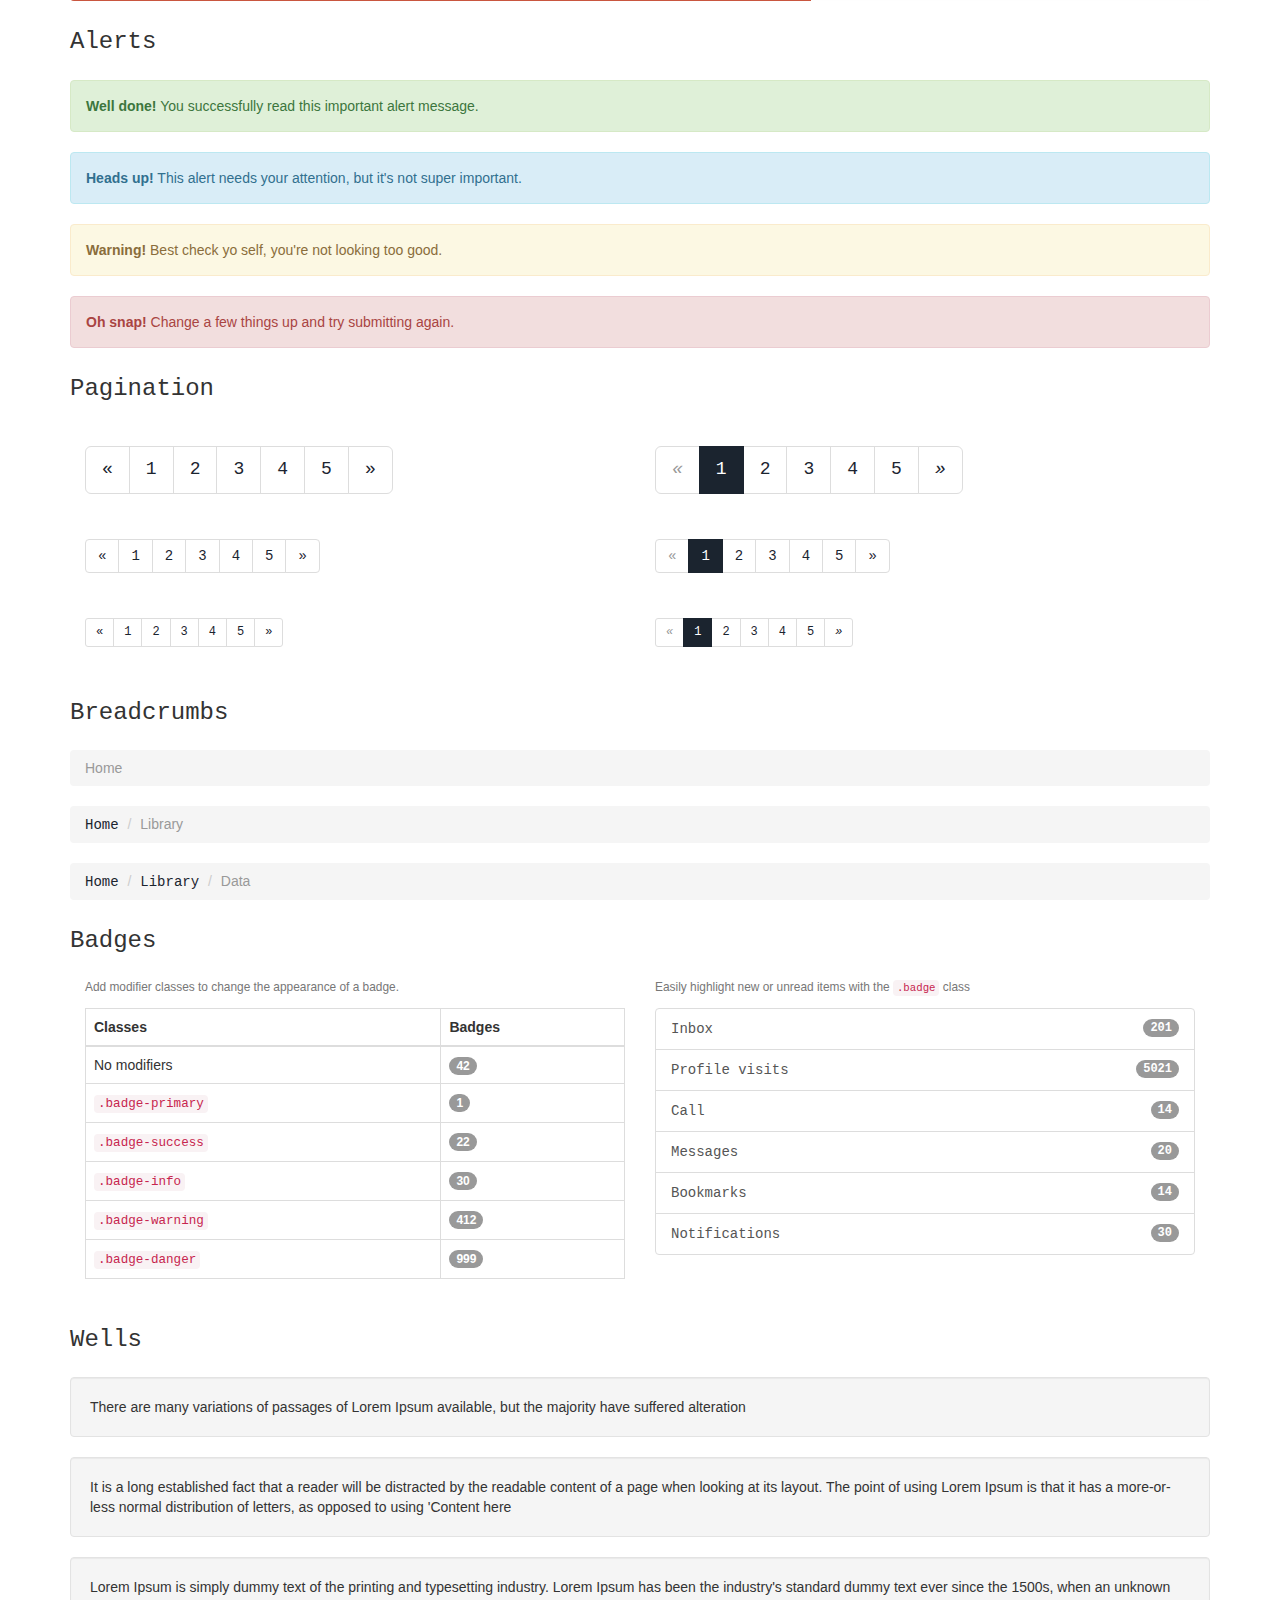
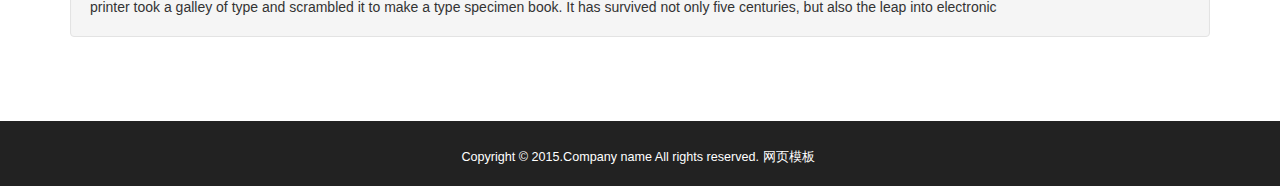
<file: typo.html>
<!DOCTYPE HTML>
<html>
<head>
<title>Typography </title>
<link href="css/bootstrap.css" rel="stylesheet" type="text/css" media="all">
<link href="css/style.css" rel="stylesheet" type="text/css" media="all" />
<meta name="viewport" content="width=device-width, initial-scale=1">
<meta http-equiv="Content-Type" content="text/html; charset=utf-8" />
	<meta name="keywords" content="诺坦家具, 北京诺坦, 板式家具, 定制家具" />
<script type="application/x-javascript"> addEventListener("load", function() { setTimeout(hideURLbar, 0); }, false); function hideURLbar(){ window.scrollTo(0,1); } </script>
<script src="js/jquery-1.11.1.min.js"></script>
<!--startsmothscrolling-->
<script type="text/javascript" src="js/move-top.js"></script>
<script type="text/javascript" src="js/easing.js"></script>
 <script type="text/javascript">
		jQuery(document).ready(function($) {
			$(".scroll").click(function(event){		
				event.preventDefault();
				$('html,body').animate({scrollTop:$(this.hash).offset().top},1200);
			});
		});
	</script>
<!--Endsmothscrolling-->
<script>
$(document).ready(function(){
    $(".dropdown").hover(            
        function() {
            $('.dropdown-menu', this).stop( true, true ).slideDown("fast");
            $(this).toggleClass('open');        
        },
        function() {
            $('.dropdown-menu', this).stop( true, true ).slideUp("fast");
            $(this).toggleClass('open');       
        }
    );
});
</script>
</head>
<body>
		<!--header-->
			<div class="header head-top">
				<div class="header-top">
				<nav class="navbar navbar-default">
			  <div class="container-fluid">
				<!-- Brand and toggle get grouped for better mobile display -->
				<div class="navbar-header">
				  <button type="button" class="navbar-toggle collapsed" data-toggle="collapse" data-target="#bs-example-navbar-collapse-1" aria-expanded="false">
					<span class="sr-only">Toggle navigation</span>
					<span class="icon-bar"></span>
					<span class="icon-bar"></span>
					<span class="icon-bar"></span>
				  </button>
					</div>
        <!-- Collect the nav links, forms, and other content for toggling -->
    <div class="collapse navbar-collapse" id="bs-example-navbar-collapse-1">
      <ul class="nav navbar-nav">
        <li><a href="index.html">Home<span class="sr-only">(current)</span></a></li>
        <li><a href="about.html" >About</a></li>
		<li><a href="services.html">Services</a></li>
		<li class="dropdown">
			<a href="#" class="dropdown-toggle" data-toggle="dropdown">产品展示<span class="caret"></span></a>
			<ul class="dropdown-menu" role="menu">
				<li><a href="gallery.html">品类 1</a></li>
				<li><a href="gallery.html">品类 2</a></li>
				<li><a href="gallery.html">品类 3</a></li>
			</ul>
		</li>
		<li class="active"><a href="typo.html">Typo</a></li>
		<li><a href="blog.html">Blog</a></li>
		<li><a href="mail.html">Mail</a></li>
        </ul>
    </div><!-- /.navbar-collapse -->
  </div><!-- /.container-fluid -->
</nav>
	<div class="social-icons">
		<a href="#"><i class="icon1"></i></a>
		<a href="#"><i class="icon2"></i></a>
		<a href="#"><i class="icon3"></i></a>
		<a href="#"><i class="icon4"></i></a>
	</div>
	<div class="clearfix"></div>
</div>
			<div class="banner-center banner-top">
				<div class="container">
					<div class="logo">
						<h1><a href="index.html">Inward</a></h1>
					</div>
				</div>
			</div>
		</div>
		<!--header-->
		<script src="js/bootstrap.js"></script>
	<!--typography-page -->
	<div class="content">
	<div class="typo">
	<div class="container">
	<h2 class="tittle">Typography</h2>
		<div class="grid_3 grid_4">
				<h3>Headings</h3>
				<div class="bs-example">
					<table class="table">
						<tbody>
							<tr>
								<td><h1 id="h1.-bootstrap-heading">h1. Bootstrap heading<a class="anchorjs-link" href="#h1.-bootstrap-heading"><span class="anchorjs-icon"></span></a></h1></td>
								<td class="type-info">Semibold 36px</td>
							</tr>
							<tr>
								<td><h2 id="h2.-bootstrap-heading">h2. Bootstrap heading<a class="anchorjs-link" href="#h2.-bootstrap-heading"><span class="anchorjs-icon"></span></a></h2></td>
								<td class="type-info">Semibold 30px</td>
							</tr>
							<tr>
								<td><h3 id="h3.-bootstrap-heading">h3. Bootstrap heading<a class="anchorjs-link" href="#h3.-bootstrap-heading"><span class="anchorjs-icon"></span></a></h3></td>
								<td class="type-info">Semibold 24px</td>
							</tr>
							<tr>
								<td><h4 id="h4.-bootstrap-heading">h4. Bootstrap heading<a class="anchorjs-link" href="#h4.-bootstrap-heading"><span class="anchorjs-icon"></span></a></h4></td>
								<td class="type-info">Semibold 18px</td>
							</tr>
							<tr>
								<td><h5 id="h5.-bootstrap-heading">h5. Bootstrap heading<a class="anchorjs-link" href="#h5.-bootstrap-heading"><span class="anchorjs-icon"></span></a></h5></td>
								<td class="type-info">Semibold 14px</td>
							</tr>
							<tr>
								<td><h6>h6. Bootstrap heading</h6></td>
								<td class="type-info">Semibold 12px</td>
							</tr>
						</tbody>
					</table>
				</div>
			</div>
			<div class="grid_3 grid_5">
				<h3>Buttons</h3>
				<h1>
					<a href="#"><span class="label label-default">Default</span></a>
					<a href="#"><span class="label label-primary">Primary</span></a>
					<a href="#"><span class="label label-success">Success</span></a>
					<a href="#"><span class="label label-info">Info</span></a>
					<a href="#"><span class="label label-warning">Warning</span></a>
					<a href="#"><span class="label label-danger">Danger</span></a>
				</h1>
				<h2>
					<a href="#"><span class="label label-default">Default</span></a>
					<a href="#"><span class="label label-primary">Primary</span></a>
					<a href="#"><span class="label label-success">Success</span></a>
					<a href="#"><span class="label label-info">Info</span></a>
					<a href="#"><span class="label label-warning">Warning</span></a>
					<a href="#"><span class="label label-danger">Danger</span></a>
				</h2>
				<h3>
					<a href="#"><span class="label label-default">Default</span></a>
					<a href="#"><span class="label label-primary">Primary</span></a>
					<a href="#"><span class="label label-success">Success</span></a>
					<a href="#"><span class="label label-info">Info</span></a>
					<a href="#"><span class="label label-warning">Warning</span></a>
					<a href="#"><span class="label label-danger">Danger</span></a>
				</h3>
				<h4>
					<a href="#"><span class="label label-default">Default</span></a>
					<a href="#"><span class="label label-primary">Primary</span></a>
					<a href="#"><span class="label label-success">Success</span></a>
					<a href="#"><span class="label label-info">Info</span></a>
					<a href="#"><span class="label label-warning">Warning</span></a>
					<a href="#"><span class="label label-danger">Danger</span></a>
				</h4>
				<h5>
					<a href="#"><span class="label label-default">Default</span></a>
					<a href="#"><span class="label label-primary">Primary</span></a>
					<a href="#"><span class="label label-success">Success</span></a>
					<a href="#"><span class="label label-info">Info</span></a>
					<a href="#"><span class="label label-warning">Warning</span></a>
					<a href="#"><span class="label label-danger">Danger</span></a>
				</h5>
				<h6>
					<a href="#"><span class="label label-default">Default</span></a>
					<a href="#"><span class="label label-primary">Primary</span></a>
					<a href="#"><span class="label label-success">Success</span></a>
					<a href="#"><span class="label label-info">Info</span></a>
					<a href="#"><span class="label label-warning">Warning</span></a>
					<a href="#"><span class="label label-danger">Danger</span></a>
				</h6>
			</div>			   
			<div class="grid_3 grid_5">
				<h3>Progress Bars</h3>
				<div class="tab-content">
					<div class="tab-pane active" id="domprogress">
						<div class="progress">    
							<div class="progress-bar progress-bar-primary" style="width: 20%"></div>
						</div>
						<p>Info with <code>progress-bar-info</code> class.</p>
						<div class="progress">    
							<div class="progress-bar progress-bar-info" style="width: 60%"></div>
						</div>
						<p>Success with <code>progress-bar-success</code> class.</p>
						<div class="progress">
							<div class="progress-bar progress-bar-success" style="width: 30%"></div>
						</div>
						<p>Warning with <code>progress-bar-warning</code> class.</p>
						<div class="progress">
							<div class="progress-bar progress-bar-warning" style="width: 70%"></div>
						</div>
						<p>Danger with <code>progress-bar-danger</code> class.</p>
						<div class="progress">
							<div class="progress-bar progress-bar-danger" style="width: 50%"></div>
						</div>
						<p>Inverse with <code>progress-bar-inverse</code> class.</p>
						<div class="progress">
							<div class="progress-bar progress-bar-inverse" style="width: 40%"></div>
						</div>
						<p>Inverse with <code>progress-bar-inverse</code> class.</p>
						<div class="progress">
							<div class="progress-bar progress-bar-success" style="width: 35%"><span class="sr-only">35% Complete (success)</span></div>
							<div class="progress-bar progress-bar-warning" style="width: 20%"><span class="sr-only">20% Complete (warning)</span></div>
							<div class="progress-bar progress-bar-danger" style="width: 10%"><span class="sr-only">10% Complete (danger)</span></div>
						</div>
					</div>
				</div>
			</div>
			<div class="grid_3 grid_5">
				<h3>Alerts</h3>
				<div class="alert alert-success" role="alert">
					<strong>Well done!</strong> You successfully read this important alert message.
				</div>
				<div class="alert alert-info" role="alert">
					<strong>Heads up!</strong> This alert needs your attention, but it's not super important.
				</div>
				<div class="alert alert-warning" role="alert">
					<strong>Warning!</strong> Best check yo self, you're not looking too good.
				</div>
				<div class="alert alert-danger" role="alert">
					<strong>Oh snap!</strong> Change a few things up and try submitting again.
				</div>
			</div>
			<div class="grid_3 grid_5">
				<h3>Pagination</h3>
				<div class="col-md-6">
					<nav>
						<ul class="pagination pagination-lg">
							<li><a href="#" aria-label="Previous"><span aria-hidden="true">«</span></a></li>
							<li><a href="#">1</a></li>
							<li><a href="#">2</a></li>
							<li><a href="#">3</a></li>
							<li><a href="#">4</a></li>
							<li><a href="#">5</a></li>
							<li><a href="#" aria-label="Next"><span aria-hidden="true">»</span></a></li>
						</ul>
					</nav>
					<nav>
						<ul class="pagination">
							<li><a href="#" aria-label="Previous"><span aria-hidden="true">«</span></a></li>
							<li><a href="#">1</a></li>
							<li><a href="#">2</a></li>
							<li><a href="#">3</a></li>
							<li><a href="#">4</a></li>
							<li><a href="#">5</a></li>
							<li><a href="#" aria-label="Next"><span aria-hidden="true">»</span></a></li>
						</ul>
					</nav>
					<nav>
						<ul class="pagination pagination-sm">
							<li><a href="#" aria-label="Previous"><span aria-hidden="true">«</span></a></li>
							<li><a href="#">1</a></li>
							<li><a href="#">2</a></li>
							<li><a href="#">3</a></li>
							<li><a href="#">4</a></li>
							<li><a href="#">5</a></li>
							<li><a href="#" aria-label="Next"><span aria-hidden="true">»</span></a></li>
						</ul>
					</nav>
				</div>
				<div class="col-md-6">
					<ul class="pagination pagination-lg">
						<li class="disabled"><a href="#"><i class="fa fa-angle-left">«</i></a></li>
						<li class="active"><a href="#">1</a></li>
						<li><a href="#">2</a></li>
						<li><a href="#">3</a></li>
						<li><a href="#">4</a></li>
						<li><a href="#">5</a></li>
						<li><a href="#"><i class="fa fa-angle-right">»</i></a></li>
					</ul>
					<nav>
						<ul class="pagination">
							<li class="disabled"><a href="#" aria-label="Previous"><span aria-hidden="true">«</span></a></li>
							<li class="active"><a href="#">1 <span class="sr-only">(current)</span></a></li>
							<li><a href="#">2</a></li>
							<li><a href="#">3</a></li>
							<li><a href="#">4</a></li>
							<li><a href="#">5</a></li>
							<li><a href="#" aria-label="Next"><span aria-hidden="true">»</span></a></li>
						</ul>
					</nav>
					<ul class="pagination pagination-sm">
						<li class="disabled"><a href="#"><i class="fa fa-angle-left">«</i></a></li>
						<li class="active"><a href="#">1</a></li>
						<li><a href="#">2</a></li>
						<li><a href="#">3</a></li>
						<li><a href="#">4</a></li>
						<li><a href="#">5</a></li>
						<li><a href="#"><i class="fa fa-angle-right">»</i></a></li>
					</ul>
				</div>
				<div class="clearfix"> </div>
			</div>
			<div class="grid_3 grid_5">
				<h3>Breadcrumbs</h3>
				<ol class="breadcrumb">
					<li class="active">Home</li>
				</ol>
				<ol class="breadcrumb">
					<li><a href="#">Home</a></li>
					<li class="active">Library</li>
				</ol>
				<ol class="breadcrumb">
					<li><a href="#">Home</a></li>
					<li><a href="#">Library</a></li>
					<li class="active">Data</li>
				</ol>
			</div>
			<div class="grid_3 grid_5">
				<h3>Badges</h3>
				<div class="col-md-6">
					<p>Add modifier classes to change the appearance of a badge.</p>
					<table class="table table-bordered">
						<thead>
							<tr>
								<th>Classes</th>
								<th>Badges</th>
							</tr>
						</thead>
						<tbody>
							<tr>
								<td>No modifiers</td>
								<td><span class="badge">42</span></td>
							</tr>
							<tr>
								<td><code>.badge-primary</code></td>
								<td><span class="badge badge-primary">1</span></td>
							</tr>
							<tr>
								<td><code>.badge-success</code></td>
								<td><span class="badge badge-success">22</span></td>
							</tr>
							<tr>
								<td><code>.badge-info</code></td>
								<td><span class="badge badge-info">30</span></td>
							</tr>
							<tr>
								<td><code>.badge-warning</code></td>
								<td><span class="badge badge-warning">412</span></td>
							</tr>
							<tr>
								<td><code>.badge-danger</code></td>
								<td><span class="badge badge-danger">999</span></td>
							</tr>
						</tbody>
					</table>                    
				</div>
				<div class="col-md-6">
					<p>Easily highlight new or unread items with the <code>.badge</code> class</p>
					<div class="list-group list-group-alternate"> 
						<a href="#" class="list-group-item"><span class="badge">201</span> <i class="ti ti-email"></i> Inbox </a> 
						<a href="#" class="list-group-item"><span class="badge badge-primary">5021</span> <i class="ti ti-eye"></i> Profile visits </a> 
						<a href="#" class="list-group-item"><span class="badge">14</span> <i class="ti ti-headphone-alt"></i> Call </a> 
						<a href="#" class="list-group-item"><span class="badge">20</span> <i class="ti ti-comments"></i> Messages </a> 
						<a href="#" class="list-group-item"><span class="badge badge-warning">14</span> <i class="ti ti-bookmark"></i> Bookmarks </a> 
						<a href="#" class="list-group-item"><span class="badge badge-danger">30</span> <i class="ti ti-bell"></i> Notifications </a> 
					</div>
				</div>
			   <div class="clearfix"> </div>
			</div>	 
			<div class="grid_3 grid_5">
				<h3>Wells</h3>
				<div class="well">
					There are many variations of passages of Lorem Ipsum available, but the majority have suffered alteration
				</div>
				<div class="well">
					It is a long established fact that a reader will be distracted by the readable content of a page when looking at its layout. The point of using Lorem Ipsum is that it has a more-or-less normal distribution of letters, as opposed to using 'Content here
				</div>
				<div class="well">
						Lorem Ipsum is simply dummy text of the printing and typesetting industry. Lorem Ipsum has been the industry's standard dummy text ever since the 1500s, when an unknown printer took a galley of type and scrambled it to make a type specimen book. It has survived not only five centuries, but also the leap into electronic
				</div>
				</div>
			</div>
		</div>
	</div>
<!-- //typography-page -->
			<!--footer-->
		<div class="footer-section">
						<div class="container">
							<div class="footer-top">
								<p>Copyright &copy; 2015.Company name All rights reserved.<a target="_blank" href="http://sc.chinaz.com/moban/">&#x7F51;&#x9875;&#x6A21;&#x677F;</a></p>
							</div>
							<script type="text/javascript">
						$(document).ready(function() {
							/*
							var defaults = {
					  			containerID: 'toTop', // fading element id
								containerHoverID: 'toTopHover', // fading element hover id
								scrollSpeed: 1200,
								easingType: 'linear' 
					 		};
							*/
							
							$().UItoTop({ easingType: 'easeOutQuart' });
							
						});
					</script>
				<a href="#" id="toTop" style="display: block;"> <span id="toTopHover" style="opacity: 1;"> </span></a>
				</div>
			</div>
</body>
</html>
</file>
<file: css/style.css>
@font-face {
    font-family: monospace;
    src:url(../fonts/STHeiti.ttf) format('truetype');
}
body a{
    transition:0.5s all;
	-webkit-transition:0.5s all;
	-moz-transition:0.5s all;
	-o-transition:0.5s all;
	-ms-transition:0.5s all;
}
input[type="button"]{
	transition:0.5s all;
	-webkit-transition:0.5s all;
	-moz-transition:0.5s all;
	-o-transition:0.5s all;
	-ms-transition:0.5s all;
}

.content h2, .content h3{
    font-family: monospace;
}

.container a{
    font-family: monospace;
}

h1,h2,h3,h4,h5,h6{
	padding:0 0;
	margin:0 0;
}
p{
	padding:0 0;
	margin:0 0;
}
ul{
	padding:0 0;
	margin:0 0;	
}
body{
	padding:0 0;
	margin:0 0; 
	font-family: 'Open Sans', sans-serif;
}
.header{
	background:url(../images/banner1.jpg) no-repeat 0px 0px;
	min-height:780px;
	background-size:cover;
}
.navbar-default {
    background-color: #ED654B;
    border-color: #ED654B;
}
.navbar-default .navbar-nav > li > a {
    color: #fff;
    font-family: monospace;
    font-size: 1em;
}
.navbar-default .navbar-nav > .active > a, .navbar-default .navbar-nav > .active > a:hover, .navbar-default .navbar-nav > .active > a:focus {
    color: #fff !important;
    background-color: #222 !important;
}
.navbar {
    position: relative;
    min-height: 50px;
    margin-bottom: 0;
    border: none;
	border-radius: 0px;
	width: 50%;
	float: left;
    padding: 1em 0;
}
.navbar-default .navbar-nav > li > a:hover, .navbar-default .navbar-nav > li > a:focus {
    color: #fff !important;
    background-color: #222 !important;
}
.nav .open > a,
.nav .open > a:hover,
.nav .open > a:focus {
  background: none !important;
  border: none !important;
}
.dropdown-menu > li > a:hover, .dropdown-menu > li > a:focus {
	color: #FFF;
    text-decoration: none;
    background-color: #222222;
}
.dropdown-menu {
    padding: 0px 0;
}
.dropdown-menu > li > a {
    padding: 10px 16px !important;
    font-family: monospace;
    font-size: 1em;
}
.caret {
    margin-left: 10px;
}
.banner-center {
    text-align: center;
	margin-top: 20em;
}
.logo h1 {
    font-size: 4em;
    text-decoration: none;
    color: #fff;
	font-family: monospace;
	text-transform: capitalize;
	font-weight: 600;
}
.logo a{
text-decoration: none;
color: #fff;
}
.logo span {
    color: #ED654B;
}
.banner-center p {
    font-size: 1em;
    color: #fff;
    line-height: 1.8em;
}
.social-icons {
    float: right;
    margin: 1.5em 2em 0 0;
}
.social-icons a i {
    width: 35px;
    height: 35px;
    background: url(../images/img-sprite.png) no-repeat 0px 0px;
    display: inline-block;
	margin: 0 3px;
}
.social-icons a i.icon1 {
    background-position: 0px 0px;
}
.social-icons a i.icon2 {
    background-position: -35px 0px;
}
.social-icons a i.icon3 {
    background-position: -70px 0px;
}
.social-icons a i.icon4 {
    background-position: -105px 0px;
}
.social-icons i:hover {
    opacity: 0.4;
}
.banner-center p {
    font-size: 1em;
    color: #fff;
    line-height: 1.8em;
    width: 57%;
    margin: 0 auto;
}
.button {
    margin-top: 2em;
}
a.button1 {
    font-size: 1em;
    background: #222;
    padding: 0.5em 1em;
    color: #fff;
    margin-right: 1em;
    text-decoration: none;
	text-transform: capitalize;
}
a.button2 {
    font-size: 1em;
    background: #222;
    padding: 0.5em 1em;
    color: #fff;
    text-decoration: none;
	text-transform: capitalize;
}
/* Rectangle In */
.hvr-rectangle-in {
  display: inline-block;
  vertical-align: middle;
  -webkit-transform: translateZ(0);
  transform: translateZ(0);
  box-shadow: 0 0 1px rgba(0, 0, 0, 0);
  -webkit-backface-visibility: hidden;
  backface-visibility: hidden;
  -moz-osx-font-smoothing: grayscale;
  position: relative;
  background: #222;
  -webkit-transition-property: color;
  transition-property: color;
  -webkit-transition-duration: 0.3s;
  transition-duration: 0.3s;
}
.hvr-rectangle-in:before {
  content: "";
  position: absolute;
  z-index: -1;
  top: 0;
  left: 0;
  right: 0;
  bottom: 0;
  background: #ED654B;
  -webkit-transform: scale(1);
  transform: scale(1);
  -webkit-transition-property: transform;
  transition-property: transform;
  -webkit-transition-duration: 0.3s;
  transition-duration: 0.3s;
  -webkit-transition-timing-function: ease-out;
  transition-timing-function: ease-out;
}
.hvr-rectangle-in:hover, .hvr-rectangle-in:focus, .hvr-rectangle-in:active {
  color: white;
}
.hvr-rectangle-in:hover:before, .hvr-rectangle-in:focus:before, .hvr-rectangle-in:active:before {
  -webkit-transform: scale(0);
  transform: scale(0);
}

.service {
    padding: 4em 0;
	text-align:center;
}
.service h2 {
    font-size: 2.8em;
    font-family: monospace;
    text-transform: capitalize;
    color: #ED654B;
}
.service-grids {
    margin-top: 3em;
}
span.glyphicon.glyphicon-user {
    font-size: 1.5em;
    color: #222;
    margin-right: 0.2em;
}
span.glyphicon.glyphicon-lock {
    font-size: 1.5em;
    color: #222;
    margin-right: 0.2em;
}
span.glyphicon.glyphicon-book {
    font-size: 1.5em;
    color: #222;
    margin-right: 0.2em;
}
span.glyphicon.glyphicon-link {
    font-size: 1.5em;
    color: #222;
    margin-right: 0.2em;
}
.service-grid h4 {
    font-size: 1.5em;
    font-family: monospace;
    text-transform: capitalize;
	color: #222;
}
.service-grid p {
    font-size: 1em;
   line-height:1.8em;
   color:#777;
   margin-top: 1em;
}
.project {
    text-align: center;
    padding: 4em 0;
	background-color: #ED654B;
}
.project h3 {
    font-size: 3em;
    font-family: monospace;
    text-transform: capitalize;
    color: #fff;
}
.item img {
    width: 100%;
}
.gallery-cursual {
    margin-top: 3em;
}
.testimonials {
    padding: 4em 0;
	text-align:center;
	background: url(../images/banner2.jpg) no-repeat 0px 0px;
    min-height: 307px;
    background-size: cover;
}
.testimonials h3 {
    font-size: 3em;
    font-family: monospace;
    text-transform: capitalize;
    color: #fff;
	margin-bottom:0.5em;
}
.testimonials p {
    font-size: 1em;
    line-height: 1.8em;
    color: #eee;
    width: 56%;
    margin: 0 auto;
    background: url(../images/quote.png) no-repeat 0px 0px;
    padding-left: 3em;
}
.testimonials h4 {
    font-size: 1.5em;
    font-family: monospace;
    text-transform: capitalize;
	color: #ED654B;
	margin-top: 1em;
}
.testimonials h4 a {
    text-decoration: none;
    color: #ED654B;
}
.news {
  text-align: center;
  padding: 4em 0;

}
.news h3 {
	font-size: 3em;
    font-family: monospace;
    text-transform: capitalize;
    color: #ED654B;
}
.news-grid h5 {
  font-size: 1em;
  text-transform: capitalize;
  color: #fff;
  padding: 1em 1em;
  background-color:#444;
}
.news-grid h5:hover {
  background-color: #ED654B;
}
.date {
    font-size: 19px;
    padding: 0;
    vertical-align: sub;
}
.news-grid h4 {
  font-size: 1.5em;
  font-family: monospace;
  text-transform: capitalize;
  margin: 0.5em 0 0.3em;
}
.news-grid h4 a {
  text-decoration: none;
  color: #ED654B;
}
.news-grid p {
  font-size: 1em;
  color: #777;
  line-height: 1.8em;
}
.news-grids {
  margin-top: 3em;
}
.indicate {
    text-align: center;
    background-color: #ED654B;
    padding: 4em 0;
}
span.glyphicon.glyphicon-map-marker {
    font-size: 2em;
    border-radius: 60px;
    border: 2px solid #fff !important;
    padding: 1em;
	color:#fff;
}
span.glyphicon.glyphicon-map-marker:hover {
    border: 2px dotted #fff !important;
}
span.glyphicon.glyphicon-earphone {
    font-size: 2em;
    border-radius: 60px;
    border: 2px solid #fff !important;
    padding: 1em;
    color:#fff;
}
span.glyphicon.glyphicon-earphone:hover {
    border: 2px dotted #fff !important;
}
span.glyphicon.glyphicon-envelope {
    font-size: 2em;
    border-radius: 60px;
    border: 2px solid #fff !important;
    padding: 1em;
    color:#fff;
}
span.glyphicon.glyphicon-envelope:hover {
    border: 2px dotted #fff !important;
}
span.glyphicon.glyphicon-send {
    font-size: 2em;
    border-radius: 60px;
    border: 2px solid #fff;
    padding: 1em;
	color:#fff;
}
span.glyphicon.glyphicon-send:hover {
    border: 2px dotted #fff !important;;
}
.indicate-grid p {
  font-size: 1em;
  color: #fff;
  margin-top: 2em;
}
.indicate-grid p a {
    color: #fff;
    text-decoration: none;
}
.footer-section{
	padding:2em 0;
	text-align:center;
	background: #222;
}
.footer-top p {
	font-size: 0.9em;
	color: #fff;
	font-weight: 400;
}
.footer-top  a {
	font-size: 1em;
	color:#fff;
	font-weight: 400;
	text-transform: capitalize;
}
.footer-top a:hover {
	color: #fff;
}
.footer-top a {
	margin: 0 0.3em
}
#toTop {
	display: none;
	text-decoration: none;
	position: fixed;
	bottom: 10px;
	right: 10px;
	overflow: hidden;
	width: 48px;
	height: 48px;
	border: none;
	text-indent: 100%;
	background: url("../images/to-top2.png") no-repeat 0px 0px;
}
/**about**/
.head-top {
    min-height: 300px;
}
.banner-top {
    margin-top: 5em;
}
.about-section{
padding:4em 0;
text-align:center;
}
.about-section h2 {
	font-size: 2.8em;
    font-family: monospace;
    text-transform: capitalize;
    color: #ED654B;
    margin-bottom: 0.5em;
}
.about-section img {
    margin: 0 auto;
}
.about-section p {
  font-size: 1em;
  line-height: 2em;
  color: #777;
  margin-top:1.5em;
}
.why-choose {
    padding: 4em 0 ;
    text-align: center;
	background-color: #ED654B;
}
.why-choose h3 {
  font-size: 3em;
    font-family: monospace;
    text-transform: capitalize;
    color: #fff;
}
.choose-grid h4{
  font-size: 1.5em;
  color: #fff;
  text-transform: capitalize;
  font-family: monospace;
}
.choose-grid p{
	font-size:1em;
	line-height:1.8em;
	color:#eee;
	margin:1em 0 0
}
.choose-grids {
  margin-top: 3em;
}
.ourteam {
  padding:4em 0;
  text-align: center;
}
.ourteam h3 {
    font-size: 3em;
    font-family: monospace;
    text-transform: capitalize;
    color: #ED654B;
}
.team-grid h4{
  font-size: 1.5em;
  color: #222;
  text-transform: capitalize;
  margin: 0.5em 0;
  font-family: monospace;
}
.team-grid p {
  font-size: 1em;
  color: #777;
   line-height: 2em;
 }
.team-grids {
  margin-top: 3em;
}
.whatweoffer {
    padding: 4em 0;
	background:#eee;
}
.whatweoffer h3 {
 font-size: 3em;
    font-family: monospace;
    text-transform: capitalize;
    color: #ED654B;
	text-align:center;
}
.offer-grids {
    margin-top: 3em;
}
.offer-grid h5 {
    font-size: 1.3em;
    color: #222;
	line-height:1.5em
}
.offer-grid1 h5 {
    font-size: 1.3em;
	margin-bottom: .5em;
    color: #222;
	line-height:1.5em
}
.offer-grid p{
	font-size:1em;
	line-height:1.8em;
	color:#777;
	padding-top: 1em;
}
.progress-bar-success {
    background-color: #ED654B;
}
.progress-bar-info {
    background-color: #ED654B;
}
.progress-bar-warning {
    background-color: #ED654B;
}
.progress-bar-danger {
    background-color: #ED654B;
}
.progress {
   background-color: #fff;
}
.services {
    padding: 4em 0;
    text-align: center;
}
.services h2 {
	font-size: 2.8em;
    font-family: monospace;
    text-transform: capitalize;
    color: #ED654B;
}
.services h4 {
  font-size: 1.5em;
  color: #222;
  text-transform: capitalize;
   margin: 0.5em 0 0.3em;
   font-family: monospace;
}
.services p {
   font-size:1em;
	line-height:1.8em;
	color:#777;
}
.services-grids {
    margin-top: 3em;
}
.advantages {
 padding: 1em 0 4em;
}
.left-grid {
  float: left;
  width: 21%;
  margin-right: 2%;
}
.right-grid {
  float: left;
  width: 77%;
}
.left-grid p {
  color: #fff;
  background: #DA6A3C;
  width: 60px;
  height: 60px;
  font-size: 1.5em;
  margin: 0;
  border-radius: 50%;
  text-align: center;
  padding-top: 0.6em;
}
.advantages h3 {
	font-size: 3em;
    font-family: monospace;
    text-transform: capitalize;
    color: #ED654B;
	text-align: center;
}
.advantages-grid {
  margin-top: 2em;
}
.right-grid h4 {
  font-size: 1.5em;
  color: #222;
  text-transform: capitalize;
   margin: 0em 0 0.3em;
   font-family: monospace;
}
.advantage-grid {
    margin-top: 2em;
}
.right-grid p {
   font-size:1em;
	line-height:1.8em;
	color:#777;
}
/*--/gallery-page--*/
.gallery {
	padding: 4em 0;
	text-align: center;
}
.gallery h2 {
    font-size: 2.8em;
    font-family: monospace;
    text-transform: capitalize;
    color: #ED654B;
}
.products-bottom {
    margin-top: 3em;
}
.gallery-grid{
	position:relative;
	padding:0 0.5em 1em;
}
.rotate:hover  i{
	transform: rotateY(360deg);
	-webkit-transform: rotateY(360deg);
	-moz-transform: rotateY(360deg);
	-o-transform: rotateY(360deg);
	-webkit-transition: 0.8s;
	-moz-transition: 0.8s;
	-o-transition: 0.8s;
	transition: 0.8s;
}
.rotate i{
background: url(../images/se.png) no-repeat 0px;
  width: 51px;
  height: 51px;
  display: block;
  margin: 8em 0 0 11em;
}
.rotate{
  position: absolute;
  top: 0;
  background:rgba(237, 101, 75, 0.52);
  width: 96.5%;
  height: 95.5%;
  display: none;
  text-align: center;
}
.gallery-grid:hover .rotate{
	display:block;
}
/*--/gallery-page--*/
/*-- Typography --*/
h2.tittle {
    font-size: 2.8em;
    font-family: monospace;
    text-transform: capitalize;
    color: #ED654B;
    text-align: center;
}
.typo {
  padding: 4em 0;
}
.show-grid [class^=col-] {
    background: #fff;
  text-align: center;
  margin-bottom: 10px;
  line-height: 2em;
  border: 10px solid #f0f0f0;
}
.show-grid [class*="col-"]:hover {
  background: #e0e0e0;
}
.grid_3{
	margin-bottom:2em;
}
.xs h3, h3.m_1{
	color:#000;
	font-size:1.7em;
	font-weight:300;
	margin-bottom: 1em;
}
.grid_3 p{
  color: #777;
  font-size: 0.85em;
  margin-bottom: 1em;
  font-weight: 300;
}
.grid_4{
	background:none;
	margin-top:50px;
}
.label {
  font-weight: 300 !important;
  border-radius:4px;
}  
.grid_5 h3, .grid_5 h2, .grid_5 h1, .grid_5 h4, .grid_5 h5{
	margin-bottom:1em;
}
.table > thead > tr > th, .table > tbody > tr > th, .table > tfoot > tr > th, .table > thead > tr > td, .table > tbody > tr > td, .table > tfoot > tr > td {
  border-top: none !important;
}
.tab-content > .active {
  display: block;
  visibility: visible;
}

/*--//Typography --*/
/*------ blog -----*/
.blog-section {
	padding: 4em 0;
}
.blog-section h2 {
    font-size: 2.8em;
    font-family: monospace;
    text-transform: capitalize;
    color: #ED654B;
    text-align: center;
}
.blog-grids {
  margin-top: 3em;
}
.blog-grid {
    padding: 0 0.5em 1.2em;
}
.blog-grid h5 {
  font-size: 0.95em;
  color: #ED654B;
  font-weight: 600;
  margin-top: 1em;
  text-transform: capitalize;
}
.blog-grid h4 {
  font-size: 1.5em;
  color: #222;
  margin: 0.5em 0;
 font-family: monospace;
}
.blog-grid p {
  font-size: 1em;
  color: #777;
  text-align: left;
  line-height: 1.8em;
  margin-bottom:1em;
}

a.button {
  font-size: 1em;
   text-transform: capitalize;
}
.blog-grid h4 a {
    text-decoration: none;
    color: #222;
}
a.mask {
  text-decoration: none;
  overflow: hidden;
  display: block;
}
img.zoom-img {
  -webkit-transform: scale(1, 1);
  -webkit-transition-timing-function: ease-out;
  -webkit-transition-duration: 250ms;
  -moz-transform: scale(1, 1);
  -moz-transition-timing-function: ease-out;
  -moz-transition-duration: 250ms;
}
img.zoom-img:hover {
  -webkit-transform: scale(1.1);
  -webkit-transition-timing-function: ease-out;
  -webkit-transition-duration: 750ms;
  -moz-transform: scale(1.1);
  -moz-transition-timing-function: ease-out;
  -moz-transition-duration: 750ms;
  overflow: hidden;
}
/*--single--*/
.single{
   padding:2em 0;
}
.single h2{
  text-align:center;
  font-size: 2.8em;
  font-family: monospace;
  text-transform: capitalize;
  color: #ED654B;
 }
.single-section{
	margin-top:1em;
}
.single-pic{
	text-align:center;
	margin-bottom:1em;
}
.single-section p {
	color:#777;
	line-height: 1.8em;
	font-size: 1em;
}
.single-pic img {
   width: 100%;
}
ul.blog-ic li{
	display:inline-block;
}
 ul.blog-ic li span{
	color:#000;
	padding: 0.4em 0.8em 0.2em 0;
	display:block;
	font-size: 1.1em;
}
 ul.blog-ic li a  {
	text-decoration:none;
	color:#000;
}
ul.blog-ic {
   margin: 1em 0;
}
 ul.blog-ic li span i{
	font-size: 15px;
  color: #ED654B;
  display: inline-block;
  margin: 0 8px 0 0;
}
.content-form{
	margin-top:2em;
}
.content-form h3,.comments h3{ 
	 font-size: 3em;
    font-family: monospace;
    text-transform: capitalize;
    color: #ED654B;
	text-align: left;
	margin-bottom: 0.5em;
}
.single-section h4 {
    font-size: 1.5em;
    color: #222;
    margin: 1em 0;
    font-family: monospace;
}
.content-form form input[type="text"],.content-form form textarea{
	padding: 10px 15px;
	width: 60%;
	color:#4E4F63;
	font-size: 1em;
	border: 1px solid #323352;
	background:transparent;
	outline: none;
	font-family: 'Lato', sans-serif;
	display: block;
	margin:10px 0;
}
.content-form form textarea{
	height:150px;
	resize:none;
}
.content-form form input[type="submit"] {
	background: #ED654B;
	padding: 0.5em 1.3em;
	border: none;
	font-size: 1em;
	margin-bottom: 1em;
	color: #fff;
	outline: none;
	font-weight: 400;
	transition: 0.5s all;
	-webkit-transition: 0.5s all;
	-moz-transition: 0.5s all;
	-o-transition: 0.5s all;
	-ms-transition: 0.5s all;
}
.content-form form input[type="submit"]:hover{
	background:#222;
}
.comments{
	padding: 3em 0;
}
.comment-info {
	margin-bottom:2em;
}
.comment-info h5 {
	font-size: 1.3em;
	color:#222;
   text-transform: capitalize;
}
.comment-info p {
	color:#777;
	line-height: 1.8em;
	font-size: 1em;
	margin:0.5em 0;
}
.comment-info h6{
	color:#222;
	font-size:0.95em;
	display:block;
	margin-bottom:1em;
}
.comment-info a{
	color:#000;
	background:transparent;
	padding: 0.5em 1.5em;
	text-decoration: none;
	font-size: 0.85em;
	display: inline-block;
	border: 1px solid #323352;
}
.comment-info a:hover{
	color: #fff;
	 background: #ED654B;
  	border: 1px solid#ED654B;
}
.comment-grid{
	margin-bottom:2.5em;
}
/***contact page ***/
.mail{
	padding: 4em 0;
}
.mail h2 {
	font-size: 2.8em;
    font-family: monospace;
    text-transform: capitalize;
    color: #ED654B;
    text-align: center;
}
.google-map iframe {
	width: 100%;
	min-height: 400px;
	border: none;
	margin-bottom: 2em;
}
.google-map {
  margin-top: 3em;
}
p.mail-text{
	color: #777;
	line-height: 1.8em;
	font-weight: 400;
	font-size: 1em;
}
.mail-left p {
	color: #777;
	font-weight: 400;
	font-size: 1em;
	  line-height: 1.8em;
}
address {
   margin: 1em 0 0;
 }
.mail-right h5{
	font-size:1em;
	text-transform: uppercase;
	font-weight: 400;
	padding: 10px 0;
	color: #222;

}
.mail-right input[type="text"] {
	width: 100%;
	padding: 10px 10px;
	font-size: 1em;
	outline: none;
	border: 1px solid #dcdee0;
}
.mail-right textarea {
	width: 100%;
	padding: 10px 10px;
	font-size: 1em;
	height: 10em;
	resize: none;
	outline: none;
	border: 1px solid #dcdee0;
}
.mail-right input[type="submit"] {
	width: 20%;
	font-size: 1em;
	text-transform: uppercase;
	background: #222;
	border: none;
	outline: none;
	margin-top: 0.5em;
	color: #fff;
	font-weight: 500;
	padding: 10px 0;
}
.mail-right input[type="submit"]:hover {
	background: #ED654B;
}
/***End contact page ***/
							/**responsive**/
@media (max-width:1440px){
.header {
    min-height: 690px;
}
.banner-center {
    margin-top: 17em;
}
.head-top {
    min-height: 300px;
}
.banner-top {
    margin-top: 5em;
}
}
@media (max-width: 1366px){
.header {
    min-height: 664px;
}
.head-top {
    min-height: 300px;
}
.banner-top {
    margin-top: 5em;
}
}
@media (max-width: 1280px){
.header {
    min-height: 613px;
}
.banner-center {
    margin-top: 15em;
}
.head-top {
    min-height: 300px;
}
.banner-top {
    margin-top: 5em;
}
}
@media (max-width: 1080px){
.navbar {
   width: 55%;
}
.header {
    min-height: 495px;
}
.banner-center {
    margin-top: 7em;
}
.head-top {
    min-height: 300px;
}
.banner-top {
    margin-top: 5em;
}
.service h2,.about-section h2,.services h2,.gallery h2,h2.tittle,.blog-section h2,.single h2,.mail h2{
 font-size: 2.5em;
}
.project h3,.testimonials h3,.news h3,.why-choose h3,.ourteam h3,.whatweoffer h3,.advantages h3,.content-form h3, .comments h3{
    font-size: 2.5em;
}
.service-grid h4,.testimonials h4,.news-grid h4,.choose-grid h4,.team-grid h4,.services h4,.right-grid h4,.blog-grid h4,.single-section h4 {
    font-size: 1.4em;
}
.banner-center p,.service-grid p,.testimonials p,.news-grid p,.indicate-grid p,.about-section p,.choose-grid p,.offer-grid p,.services p,.right-grid p,.blog-grid p,.single-section p,.comment-info p,.mail-left p {
    font-size: 0.965em;
}
.offer-grid h5 {
    font-size: 1.2em;
}
.offer-grid1 h5 {
    font-size: 1.2em;
}
.comment-info h5 {
    font-size: 1.2em;
}
.rotate {
  width: 95.8%;
  height: 94.2%;
}
.rotate i {
  margin: 7em 0 0 10em;
}
}
@media (max-width: 991px){
.navbar {
    width: 70%;
	padding: 0.5em 0;
}
.logo h1 {
    font-size: 3.5em;
}
.banner-center {
    margin-top: 4em;
}
.banner-center p {
   width: 76%;
}
.header {
    min-height: 370px;
}
.social-icons {
    margin: 1.2em 2em 0 0;
}
a.button1 {
    font-size: 0.95em;
}
a.button2 {
    font-size: 0.95em;
}
.button {
    margin-top: 1.5em;
}
.service h2,.about-section h2,.services h2,.gallery h2,h2.tittle,.blog-section h2,.single h2,.mail h2{
 font-size: 2em;
}
.project h3,.testimonials h3,.news h3,.why-choose h3,.ourteam h3,.whatweoffer h3,.advantages h3,.content-form h3, .comments h3{
    font-size: 2em;
}
.service-grid h4, .testimonials h4, .news-grid h4, .choose-grid h4, .team-grid h4, .services h4, .right-grid h4, .blog-grid h4, .single-section h4 {
    font-size: 1.3em;
}
.banner-center p, .service-grid p, .testimonials p, .news-grid p, .indicate-grid p, .about-section p, .choose-grid p, .offer-grid p, .services p, .right-grid p, .blog-grid p, .single-section p,.comment-info p,.mail-left p {
    font-size: 0.95em;
}
.service,.project,.testimonials,.news,.indicate,.about-section,.why-choose,.ourteam,.whatweoffer,.services,.gallery,.typo,.blog-section,.mail{
    padding: 3em 0;
}
.service-grid {
    float: left;
    width: 25%;
}
.testimonials p {
    width: 76%;
}
.testimonials {
    min-height: 260px;
}
.news-grid {
    float: left;
    width: 33.3%;
}
.indicate-grid {
    float: left;
    width: 25%;
}
.team-grid {
    float: left;
    width: 25%;
}
.head-top {
    min-height: 240px;
}
.banner-top {
    margin-top: 5em;
}
.choose-grid {
    float: left;
    width: 33.3%;
}
.offer-grid {
    float: left;
    width: 60%;
}
.offer-grid1 {
    float: left;
    width: 40%;
}
.offer-grid h5 {
    font-size: 1.15em;
}
.offer-grid1 h5 {
    font-size: 1.15em;
}
.services-grid {
    float: left;
    width: 33.3%;
}
.advantage-grid {
    float: left;
    width: 33.3%;
}
.left-grid {
    float: left;
    width: 24%;
    margin-right: 2%;
}
.right-grid {
    float: left;
    width: 74%;
}
.left-grid p {
    width: 50px;
    height: 50px;
    font-size: 1.3em;
}
.advantages {
    padding: 1em 0 3em;
}
.gallery-grid {
    float: left;
    width: 33.3%;
}
.rotate i {
    margin: 4.5em 0 0 7em;
}
.rotate {
    width: 94.3%;
    height: 92.8%;
}
.label {
    display: inline;
    padding: .2em .6em .3em;
    font-size: 62%;
}
.blog-grid {
    float: left;
    width: 33.3%;
}
a.button {
    font-size: 0.965em;
}
.content-form form input[type="submit"] {
    font-size: 0.965em;
}
.comment-info h5 {
    font-size: 1.15em;
}
.google-map iframe {
    min-height: 300px;
}
.mail-left {
    float: left;
    width: 50%;
}
.mail-right {
    float: left;
    width: 50%;
}
.mail-right input[type="text"] {
    padding: 6px 10px;
}
.mail-right h5 {
    font-size: 0.965em;
}
.mail-right textarea {
    padding: 6px 10px;
	height: 9em;
}
.mail-right input[type="submit"] {
    font-size: 0.965em;
}
}
@media (max-width: 640px){
.navbar {
    width: 66%;
    padding: 0.5em 0;
    text-align: center;
}
.scroll {
    background: url(../images/ad.jpg);
	background-size:cover;
}

.header {
    background: url(../images/banner1.jpg) no-repeat -100px 0px;
	background-size:cover;
}
.navbar-default .navbar-collapse, .navbar-default .navbar-form {
    border-color: #ED654B;
}
.navbar-toggle {
    position: relative;
    float: none;
	margin-right: 0;
}
.logo h1 {
    font-size: 3em;
}
.navbar-default .navbar-toggle {
    border-color: #fff;
    background-color: #fff;
    color: #222;
}
.navbar-default .navbar-toggle:hover, .navbar-default .navbar-toggle:focus {
    background-color: #fff;
}
.button {
    margin-top: 1em;
}
.service h2,.about-section h2,.services h2,.gallery h2,h2.tittle,.blog-section h2,.single h2,.mail h2{
 font-size: 1.6em;
}
.project h3,.testimonials h3,.news h3,.why-choose h3,.ourteam h3,.whatweoffer h3,.advantages h3,.content-form h3, .comments h3{
    font-size: 1.6em;
}
.service-grid h4, .testimonials h4, .news-grid h4, .choose-grid h4, .team-grid h4, .services h4, .right-grid h4, .blog-grid h4, .single-section h4 {
    font-size: 1.2em;
}
.service-grids,.news-grids,.gallery-cursual,.choose-grids,.team-grids,.offer-grids,.services-grids,.products-bottom,.blog-grids,.google-map {
    margin-top: 2em;
}
.service-grid {
    float: left;
    width: 50%;
}
.service-grid:nth-child(3) {
  margin-top:1em
}
.service-grid:nth-child(4) {
  margin-top:1em
}
.testimonials p {
    width: 90%;
}
.news-grid h5 {
    font-size: 0.95em;
}
.indicate-grid {
    float: left;
    width: 50%;
}
.indicate-grid:nth-child(3){
margin-top:1em;
}
.indicate-grid:nth-child(4){
margin-top:1em;
}
.head-top {
    background: url(../images/banner1.jpg) no-repeat 0px 0px;
    background-size: cover;
}
.team-grid {
    float: left;
    width: 50%;
}
.team-grid:nth-child(3) {
    margin-top: 1em;
}
.team-grid:nth-child(4) {
    margin-top: 1em;
}
.offer-grid {
    width: 100%;
}
.offer-grid1 {
    width: 100%;
	margin-top:1em;
}
.offer-grid1 h5 {
    font-size: 1.1em;
}
.offer-grid1 h5 {
    font-size: 1.1em;
}
.left-grid {
    float: left;
    width: 10%;
    margin-right: 2%;
}
.right-grid {
    float: left;
    width: 88%;
}
.advantage-grid {
    width: 100%;
    margin-top: 1em;
}
span.glyphicon.glyphicon-map-marker {
    font-size: 1.5em;
}
span.glyphicon.glyphicon-earphone  {
    font-size: 1.5em;
}
span.glyphicon.glyphicon-envelope  {
    font-size: 1.5em;
}
span.glyphicon.glyphicon-send {
    font-size: 1.5em;
}
.rotate i {
    margin: 3em 0 0 5.5em;
}
.rotate {
    width: 93%;
    height: 91.5%;
}
.label {
    display: inline;
    padding: .2em .6em .3em;
    font-size: 50%;
}
.pagination {
    margin: 10px 0;
}
.pagination-lg > li > a, .pagination-lg > li > span {
    padding: 10px 16px;
    font-size: 10px;
}
.blog-grid h5 {
    font-size: 0.9em;
}
a.button {
    font-size: 0.95em;
}
ul.blog-ic li span {
    font-size: 0.95em;
}
.comment-info h5 {
    font-size: 1.1em;
}
.content-form form input[type="text"], .content-form form textarea {
    padding: 10px 15px;
    width: 100%;
    color: #4E4F63;
    font-size: 0.95em;
}
.content-form form input[type="submit"] {
    font-size: 0.95em;
    padding: 0.5em 1em;
}	
.google-map iframe {
    min-height: 250px;
}
.mail-right input[type="submit"] {
    font-size: 0.95em;
}
.mail-right h5 {
    font-size: 0.95em;
}
.navbar-collapse {
    max-height: 420px !important;
}
.dropdown-menu > li > a:hover, .dropdown-menu > li > a:focus {
    color: #FFF !important;
    text-decoration: none;
    background-color: #222 !important;
}
  .navbar-default .navbar-nav .open .dropdown-menu > li > a {
    color: #FFF !important;
  }
  .navbar-default .navbar-nav > .open > a,
.navbar-default .navbar-nav > .open > a:hover,
.navbar-default .navbar-nav > .open > a:focus {
  color: #FFF;
  background-color: #e7e7e7;
}
}
@media (max-width: 480px){
.navbar {
    width: 55%;
}
.logo h1 {
    font-size: 2.5em;
}
.banner-center p {
    width: 100%;
}
.header {
    background: url(../images/banner1.jpg) no-repeat -100px 0px;
    background-size: cover;
    min-height: 335px;
}
a.button1 {
    font-size: 0.9em;
}
a.button2 {
    font-size: 0.9em;
}
.service, .project, .testimonials, .news, .indicate, .about-section, .why-choose, .ourteam, .whatweoffer, .services, .gallery, .typo, .blog-section, .mail {
    padding: 2em 0;
}
.service h2,.about-section h2,.services h2,.gallery h2,h2.tittle,.blog-section h2,.single h2,.mail h2{
 font-size: 1.5em;
}
.project h3,.testimonials h3,.news h3,.why-choose h3,.ourteam h3,.whatweoffer h3,.advantages h3,.content-form h3, .comments h3{
    font-size: 1.5em;
}
.banner-center p, .service-grid p, .testimonials p, .news-grid p, .indicate-grid p, .about-section p, .choose-grid p, .offer-grid p, .services p, .right-grid p, .blog-grid p, .single-section p, .comment-info p, .mail-left p {
    font-size: 0.92em;
}
.testimonials p {
    width: 100%;
}
.news-grid {
    width: 100%;
}
.news-grid img {
    width: 100%;
}
.news-grid:nth-child(2){
margin:1em 0;
}
.choose-grid {
  width: 100%;
}
.choose-grid:nth-child(2){
margin:1em 0;
}
.offer-grid h5 {
    font-size: 1em;
}
.offer-grid1 h5 {
    font-size: 1em;
}
.services-grid {
       width: 100%;
}
.services-grid:nth-child(2){
	margin:1em 0;
}
.head-top {
background: url(../images/banner1.jpg) no-repeat 0px 0px;
    background-size: cover;
    min-height: 180px;
}
.banner-top {
    margin-top: 3em;
}
.left-grid {
    float: left;
    width: 15%;
    margin-right: 2%;
}
.right-grid {
    float: left;
    width: 83%;
}
.gallery-grid {
    float: left;
    width: 50%;
}
.rotate {
    width: 93.7%;
    height: 91.9%;
}
.rotate i {
    margin: 4em 0 0 5.5em;
}
.typo h1 {
    font-size: 28px;
}
.typo h2 {
    font-size: 25px;
}
.grid_4 {
    margin-top: 20px;
}
.blog-grid {
    width: 100%;
}
.blog-grid img {
    margin:0 auto;
	width: 100%;
}
.content-form {
    margin-top: 1em;
}
.comment-info {
    margin-bottom: 1em;
}
.comments {
    padding: 1em 0;
}
.mail-left {
    width: 100%;
}
.mail-right {
    width: 100%;
}
}
@media (max-width: 320px){
.banner-center {
    margin-top: 2em;
}
.navbar {
    width: 100%;
}
.header {
   background: url(../images/banner1.jpg) no-repeat -390px 0px;
    background-size: cover;
    min-height: 377px;
}
.service-grid:nth-child(2) {
    margin-top: 1em;
}
.social-icons {
	margin: 0.5em 4em 0 1em;
}
.service, .project, .testimonials, .news, .indicate, .about-section, .why-choose, .ourteam, .whatweoffer, .services, .gallery, .typo, .blog-section, .mail {
    padding: 1em 0;
}
.service-grids, .news-grids, .gallery-cursual, .choose-grids, .team-grids, .offer-grids, .services-grids, .products-bottom, .blog-grids, .google-map {
    margin-top: 1em;
}
.service h2,.about-section h2,.services h2,.gallery h2,h2.tittle,.blog-section h2,.single h2,.mail h2{
 font-size: 1.8em;
}
.project h3,.testimonials h3,.news h3,.why-choose h3,.ourteam h3,.whatweoffer h3,.advantages h3,.content-form h3, .comments h3{
    font-size: 1.8em;
}
.service-grid h4, .testimonials h4, .news-grid h4, .choose-grid h4, .team-grid h4, .services h4, .right-grid h4, .blog-grid h4, .single-section h4 {
    font-size: 1.3em;
}
.service-grid {
    width: 100%;
	padding:0;
}
.indicate-grid {
    width: 100%;
}
.indicate-grid:nth-child(2) {
    margin-top: 1em;
}
.indicate-grid :nth-child(3){
margin-top:1em;
}
.indicate-grid :nth-child(4){
margin-top:1em;
}
.footer-section {
    padding: 1em 0;
}
.head-top {
    background: url(../images/banner1.jpg) no-repeat 0px 0px;
    background-size: cover;
    min-height: 170px;
}
.banner-center {
    margin-top: 0.5em;
}
.choose-grid {
    padding: 0;
}
.team-grid {
	padding:0 ;   
	width: 100%;
}
.team-grid:nth-child(2) {
    margin-top: 1em;
}
.offer-grid {
    padding: 0;
}
.offer-grid1 {
    padding: 0;
}
.services-grid {
    padding: 0;
}
.advantage-grid {
   padding: 0;
}
.left-grid {
  width: 20%;
}
.right-grid {
  width: 78%;
}
.gallery-grid {
    width: 100%;
}
.rotate i {
    margin: 4.5em 0 0 8em;
}
.rotate {
    width: 95%;
    height: 93%;
}
ul.blog-ic li span {
    padding: 0.4em 0.5em 0.2em 0;
}
.single {
    padding: 1em 0;
}
.mail-left {
    padding: 0;
}
.mail-right {
    padding: 0;
}
.title {
    font-family
}
</file>
